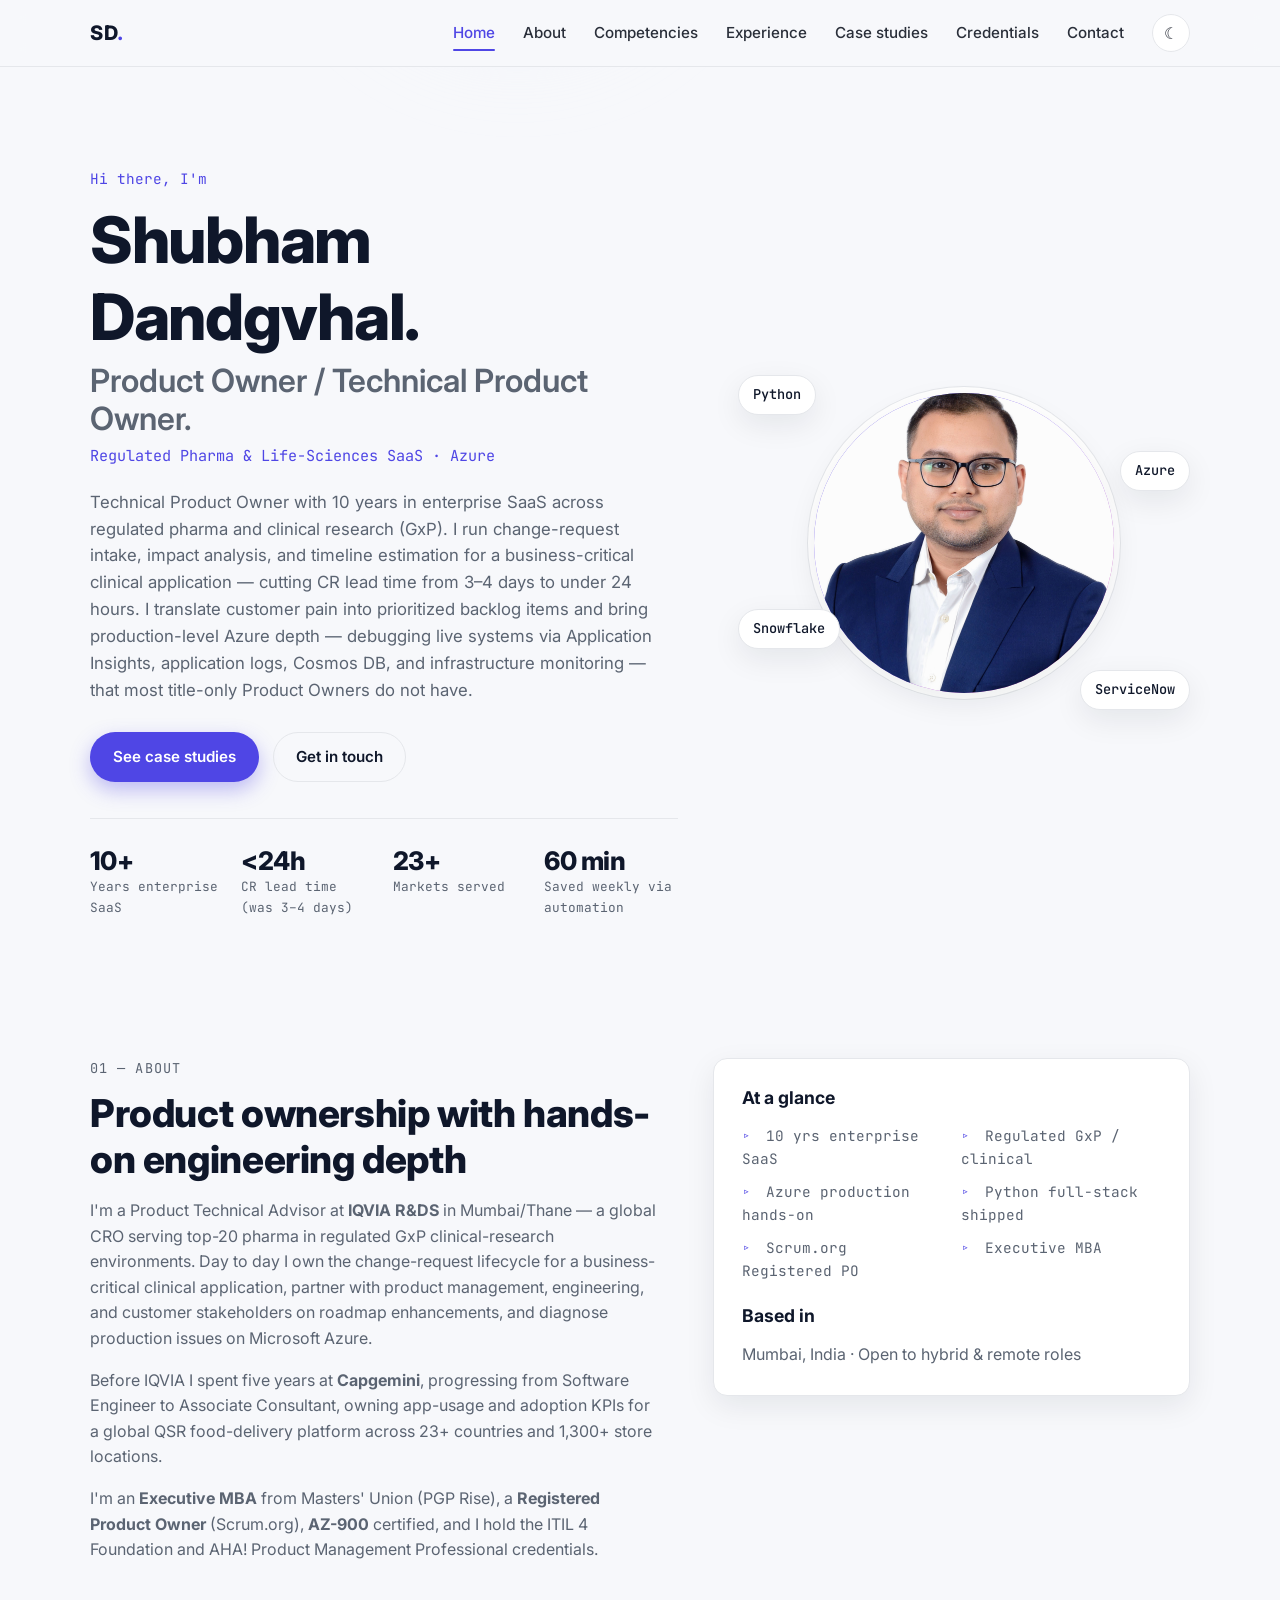
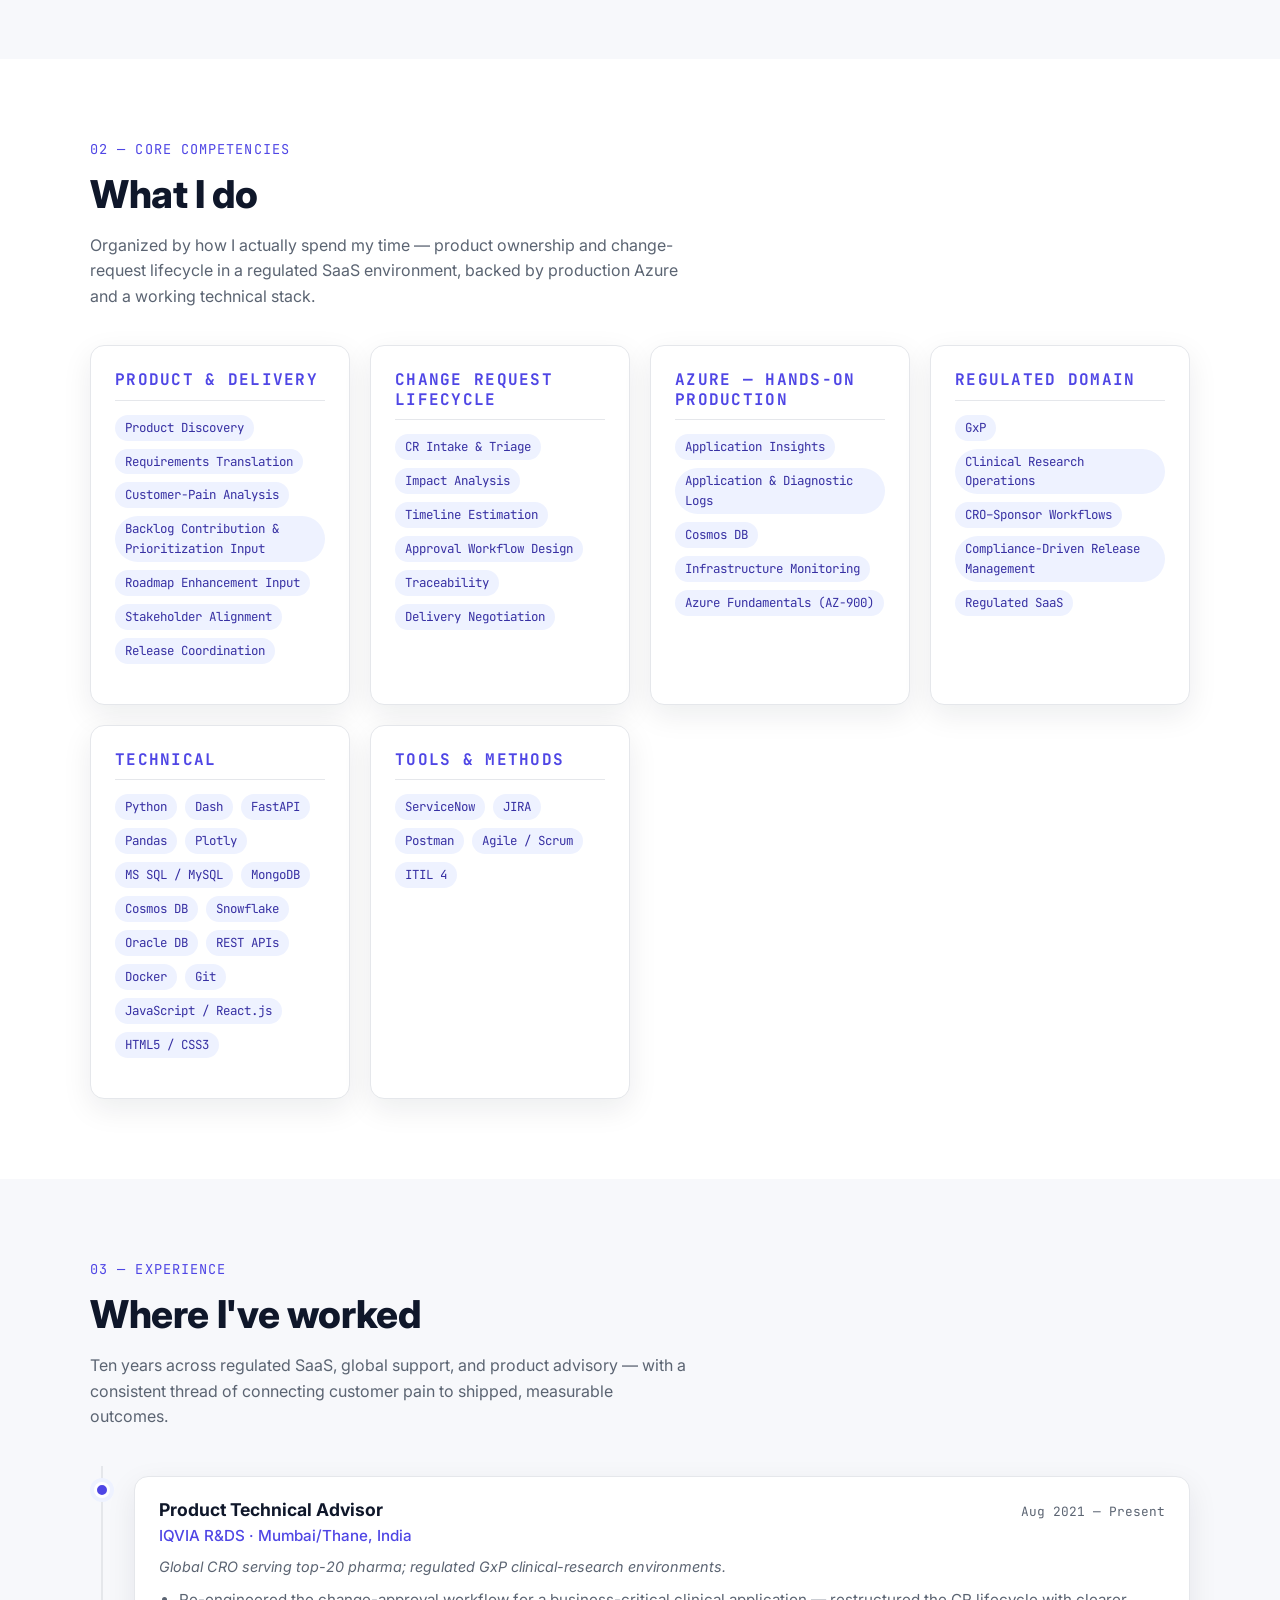
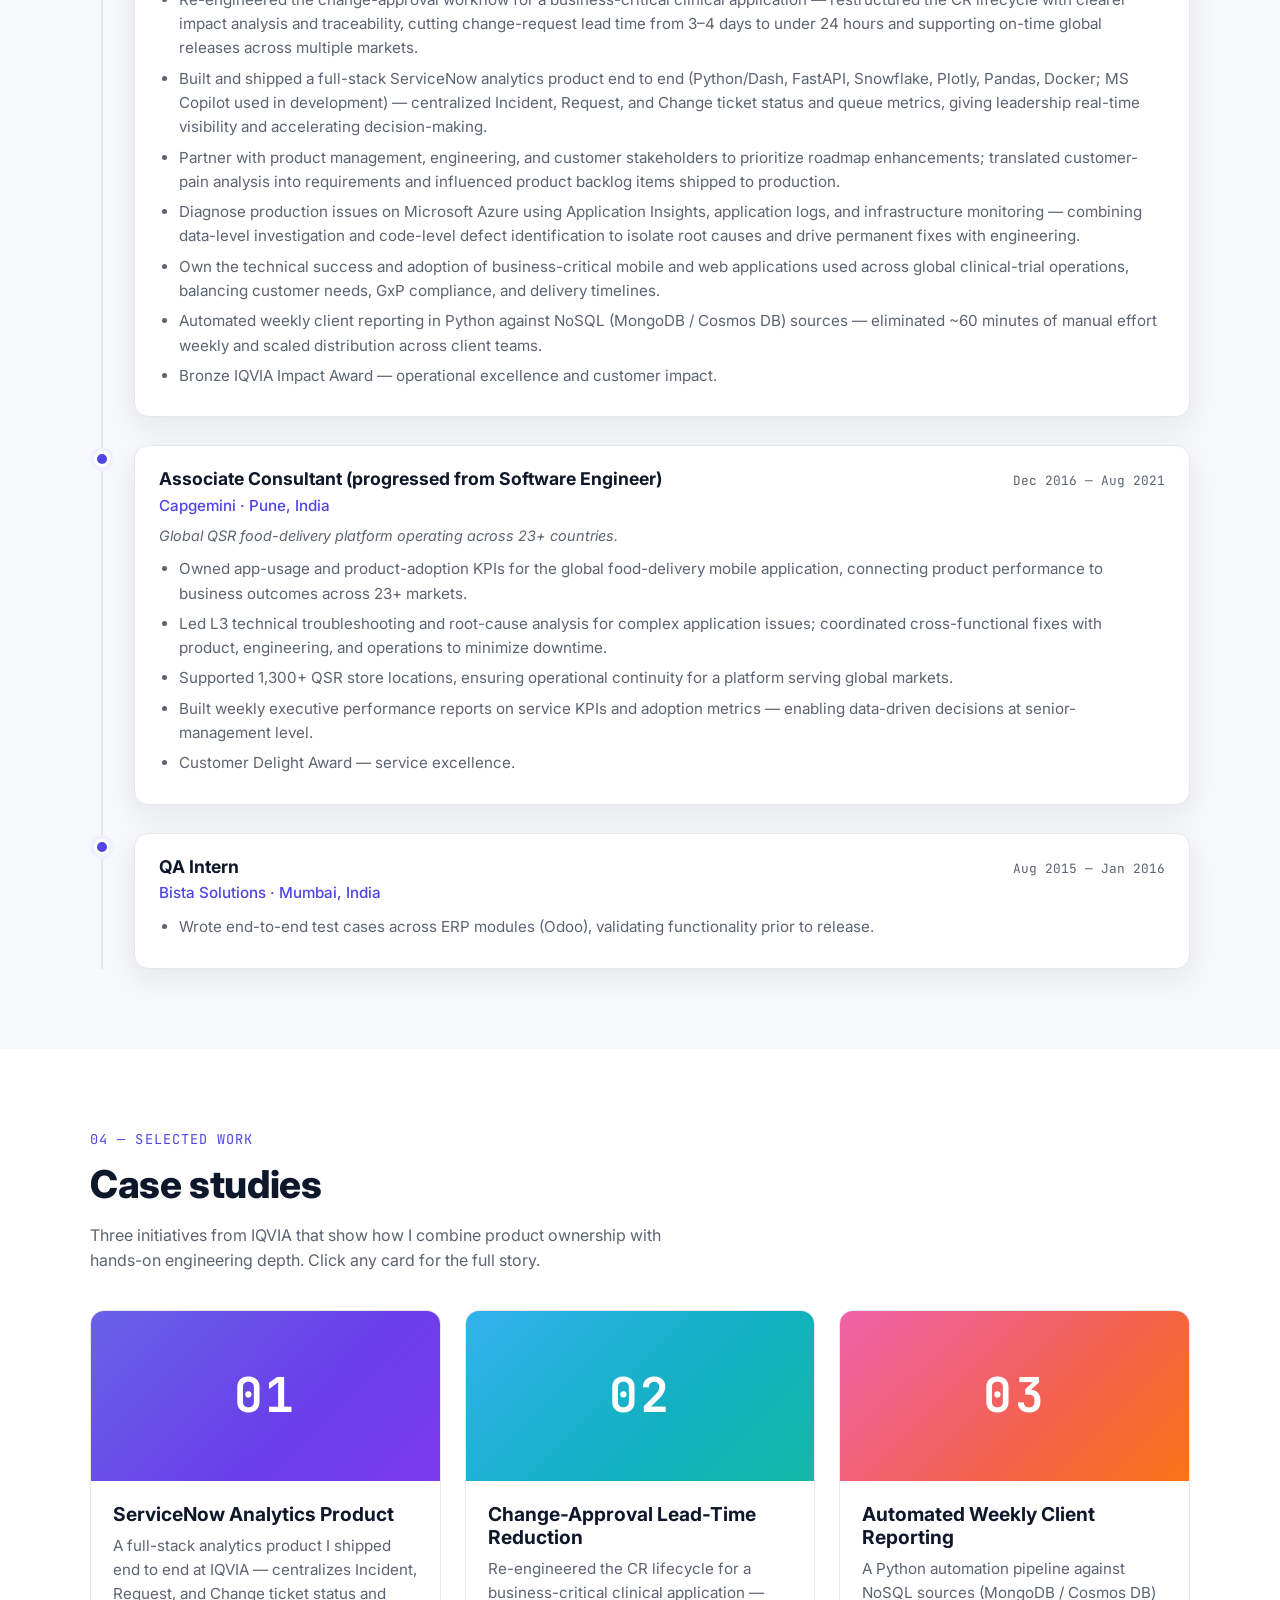
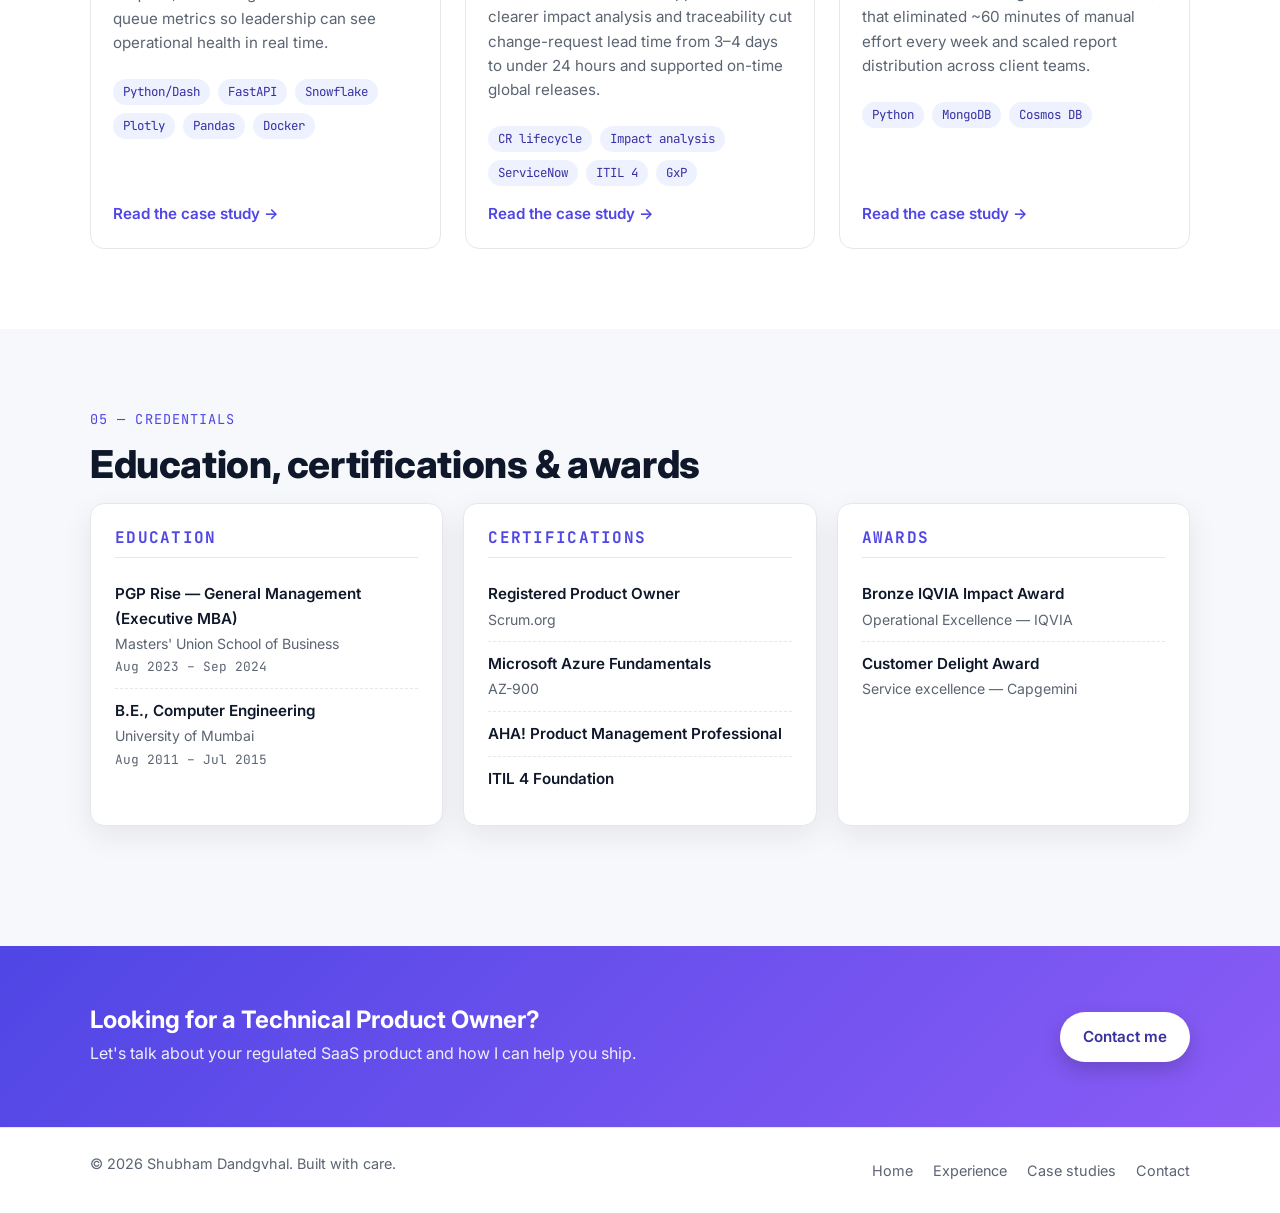
<file: index.html>
<!DOCTYPE html>
<html lang="en">
<head>
  <meta charset="UTF-8" />
  <meta name="viewport" content="width=device-width, initial-scale=1.0" />
  <title>Shubham Dandgvhal — Product Owner / Technical Product Owner</title>
  <meta name="description" content="Shubham Dandgvhal — Technical Product Owner with 10 years in regulated pharma and life-sciences SaaS. Azure production depth, change-request lifecycle ownership, full-stack analytics delivery." />
  <link rel="stylesheet" href="css/styles.css" />
  <link rel="preconnect" href="https://fonts.googleapis.com" />
  <link rel="preconnect" href="https://fonts.gstatic.com" crossorigin />
  <link href="https://fonts.googleapis.com/css2?family=Inter:wght@400;500;600;700;800&family=JetBrains+Mono:wght@400;500&display=swap" rel="stylesheet" />
</head>
<body>
  <header class="site-header">
    <div class="container nav">
      <a href="index.html" class="logo">SD<span class="dot">.</span></a>
      <button class="nav-toggle" aria-label="Toggle navigation" aria-expanded="false">
        <span></span><span></span><span></span>
      </button>
      <nav class="nav-links" aria-label="Primary">
        <a href="index.html" class="active">Home</a>
        <a href="index.html#about">About</a>
        <a href="index.html#competencies">Competencies</a>
        <a href="index.html#experience">Experience</a>
        <a href="index.html#projects">Case studies</a>
        <a href="index.html#credentials">Credentials</a>
        <a href="contact.html">Contact</a>
      </nav>
    </div>
  </header>

  <main>
    <section class="hero">
      <div class="container hero-grid">
        <div class="hero-text">
          <p class="eyebrow">Hi there, I'm</p>
          <h1>Shubham Dandgvhal.</h1>
          <h2 class="tagline">Product Owner / Technical Product Owner.</h2>
          <p class="role-line">Regulated Pharma &amp; Life-Sciences SaaS · Azure</p>
          <p class="lead">
            Technical Product Owner with 10 years in enterprise SaaS across
            regulated pharma and clinical research (GxP). I run change-request
            intake, impact analysis, and timeline estimation for a
            business-critical clinical application — cutting CR lead time from
            3–4 days to under 24 hours. I translate customer pain into
            prioritized backlog items and bring production-level Azure depth —
            debugging live systems via Application Insights, application logs,
            Cosmos DB, and infrastructure monitoring — that most title-only
            Product Owners do not have.
          </p>
          <div class="hero-cta">
            <a href="#projects" class="btn btn-primary">See case studies</a>
            <a href="contact.html" class="btn btn-ghost">Get in touch</a>
          </div>
          <ul class="hero-stats" aria-label="Quick stats">
            <li><strong>10+</strong><span>Years enterprise SaaS</span></li>
            <li><strong>&lt;24h</strong><span>CR lead time (was 3–4 days)</span></li>
            <li><strong>23+</strong><span>Markets served</span></li>
            <li><strong>60 min</strong><span>Saved weekly via automation</span></li>
          </ul>
        </div>
        <div class="hero-visual">
          <div class="avatar avatar-photo">
            <img src="images/profile.jpg" alt="Portrait of Shubham Dandgvhal"
                 onerror="this.style.display='none'; this.parentNode.classList.add('avatar-fallback'); this.parentNode.querySelector('.avatar-initials').style.display='flex';" />
            <span class="avatar-initials" aria-hidden="true">SD</span>
          </div>
          <div class="floating-tag tag-1" aria-hidden="true">Python</div>
          <div class="floating-tag tag-2" aria-hidden="true">Azure</div>
          <div class="floating-tag tag-3" aria-hidden="true">Snowflake</div>
          <div class="floating-tag tag-4" aria-hidden="true">ServiceNow</div>
        </div>
      </div>
    </section>

    <section id="about" class="section">
      <div class="container about-grid">
        <div>
          <p class="section-eyebrow">01 — About</p>
          <h2 class="section-title">Product ownership with hands-on engineering depth</h2>
          <p>
            I'm a Product Technical Advisor at <strong>IQVIA R&amp;DS</strong>
            in Mumbai/Thane — a global CRO serving top-20 pharma in regulated
            GxP clinical-research environments. Day to day I own the
            change-request lifecycle for a business-critical clinical
            application, partner with product management, engineering, and
            customer stakeholders on roadmap enhancements, and diagnose
            production issues on Microsoft Azure.
          </p>
          <p>
            Before IQVIA I spent five years at <strong>Capgemini</strong>,
            progressing from Software Engineer to Associate Consultant, owning
            app-usage and adoption KPIs for a global QSR food-delivery
            platform across 23+ countries and 1,300+ store locations.
          </p>
          <p>
            I'm an <strong>Executive MBA</strong> from Masters' Union (PGP
            Rise), a <strong>Registered Product Owner</strong> (Scrum.org),
            <strong>AZ-900</strong> certified, and I hold the ITIL 4
            Foundation and AHA! Product Management Professional credentials.
          </p>
        </div>
        <div class="skills">
          <h3>At a glance</h3>
          <ul class="skill-list">
            <li>10 yrs enterprise SaaS</li>
            <li>Regulated GxP / clinical</li>
            <li>Azure production hands-on</li>
            <li>Python full-stack shipped</li>
            <li>Scrum.org Registered PO</li>
            <li>Executive MBA</li>
          </ul>
          <h3 style="margin-top:22px;">Based in</h3>
          <p style="margin:0; color:var(--muted);">Mumbai, India · Open to hybrid &amp; remote roles</p>
        </div>
      </div>
    </section>

    <section id="competencies" class="section section-alt">
      <div class="container">
        <p class="section-eyebrow">02 — Core competencies</p>
        <h2 class="section-title">What I do</h2>
        <p class="section-sub">
          Organized by how I actually spend my time — product ownership and
          change-request lifecycle in a regulated SaaS environment, backed by
          production Azure and a working technical stack.
        </p>

        <div class="cred-grid">
          <div class="cred-card">
            <h3>Product &amp; Delivery</h3>
            <ul class="tech-list">
              <li>Product Discovery</li>
              <li>Requirements Translation</li>
              <li>Customer-Pain Analysis</li>
              <li>Backlog Contribution &amp; Prioritization Input</li>
              <li>Roadmap Enhancement Input</li>
              <li>Stakeholder Alignment</li>
              <li>Release Coordination</li>
            </ul>
          </div>

          <div class="cred-card">
            <h3>Change Request Lifecycle</h3>
            <ul class="tech-list">
              <li>CR Intake &amp; Triage</li>
              <li>Impact Analysis</li>
              <li>Timeline Estimation</li>
              <li>Approval Workflow Design</li>
              <li>Traceability</li>
              <li>Delivery Negotiation</li>
            </ul>
          </div>

          <div class="cred-card">
            <h3>Azure — hands-on production</h3>
            <ul class="tech-list">
              <li>Application Insights</li>
              <li>Application &amp; Diagnostic Logs</li>
              <li>Cosmos DB</li>
              <li>Infrastructure Monitoring</li>
              <li>Azure Fundamentals (AZ-900)</li>
            </ul>
          </div>

          <div class="cred-card">
            <h3>Regulated Domain</h3>
            <ul class="tech-list">
              <li>GxP</li>
              <li>Clinical Research Operations</li>
              <li>CRO–Sponsor Workflows</li>
              <li>Compliance-Driven Release Management</li>
              <li>Regulated SaaS</li>
            </ul>
          </div>

          <div class="cred-card">
            <h3>Technical</h3>
            <ul class="tech-list">
              <li>Python</li>
              <li>Dash</li>
              <li>FastAPI</li>
              <li>Pandas</li>
              <li>Plotly</li>
              <li>MS SQL / MySQL</li>
              <li>MongoDB</li>
              <li>Cosmos DB</li>
              <li>Snowflake</li>
              <li>Oracle DB</li>
              <li>REST APIs</li>
              <li>Docker</li>
              <li>Git</li>
              <li>JavaScript / React.js</li>
              <li>HTML5 / CSS3</li>
            </ul>
          </div>

          <div class="cred-card">
            <h3>Tools &amp; Methods</h3>
            <ul class="tech-list">
              <li>ServiceNow</li>
              <li>JIRA</li>
              <li>Postman</li>
              <li>Agile / Scrum</li>
              <li>ITIL 4</li>
            </ul>
          </div>
        </div>
      </div>
    </section>

    <section id="experience" class="section">
      <div class="container">
        <p class="section-eyebrow">03 — Experience</p>
        <h2 class="section-title">Where I've worked</h2>
        <p class="section-sub">
          Ten years across regulated SaaS, global support, and product
          advisory — with a consistent thread of connecting customer pain to
          shipped, measurable outcomes.
        </p>

        <ol class="timeline">
          <li class="timeline-item">
            <div class="timeline-dot" aria-hidden="true"></div>
            <div class="timeline-content">
              <div class="timeline-head">
                <h3>Product Technical Advisor</h3>
                <span class="timeline-date">Aug 2021 — Present</span>
              </div>
              <p class="timeline-org">IQVIA R&amp;DS · Mumbai/Thane, India</p>
              <p class="timeline-context">Global CRO serving top-20 pharma; regulated GxP clinical-research environments.</p>
              <ul>
                <li>Re-engineered the change-approval workflow for a business-critical clinical application — restructured the CR lifecycle with clearer impact analysis and traceability, cutting change-request lead time from 3–4 days to under 24 hours and supporting on-time global releases across multiple markets.</li>
                <li>Built and shipped a full-stack ServiceNow analytics product end to end (Python/Dash, FastAPI, Snowflake, Plotly, Pandas, Docker; MS Copilot used in development) — centralized Incident, Request, and Change ticket status and queue metrics, giving leadership real-time visibility and accelerating decision-making.</li>
                <li>Partner with product management, engineering, and customer stakeholders to prioritize roadmap enhancements; translated customer-pain analysis into requirements and influenced product backlog items shipped to production.</li>
                <li>Diagnose production issues on Microsoft Azure using Application Insights, application logs, and infrastructure monitoring — combining data-level investigation and code-level defect identification to isolate root causes and drive permanent fixes with engineering.</li>
                <li>Own the technical success and adoption of business-critical mobile and web applications used across global clinical-trial operations, balancing customer needs, GxP compliance, and delivery timelines.</li>
                <li>Automated weekly client reporting in Python against NoSQL (MongoDB / Cosmos DB) sources — eliminated ~60 minutes of manual effort weekly and scaled distribution across client teams.</li>
                <li>Bronze IQVIA Impact Award — operational excellence and customer impact.</li>
              </ul>
            </div>
          </li>

          <li class="timeline-item">
            <div class="timeline-dot" aria-hidden="true"></div>
            <div class="timeline-content">
              <div class="timeline-head">
                <h3>Associate Consultant (progressed from Software Engineer)</h3>
                <span class="timeline-date">Dec 2016 — Aug 2021</span>
              </div>
              <p class="timeline-org">Capgemini · Pune, India</p>
              <p class="timeline-context">Global QSR food-delivery platform operating across 23+ countries.</p>
              <ul>
                <li>Owned app-usage and product-adoption KPIs for the global food-delivery mobile application, connecting product performance to business outcomes across 23+ markets.</li>
                <li>Led L3 technical troubleshooting and root-cause analysis for complex application issues; coordinated cross-functional fixes with product, engineering, and operations to minimize downtime.</li>
                <li>Supported 1,300+ QSR store locations, ensuring operational continuity for a platform serving global markets.</li>
                <li>Built weekly executive performance reports on service KPIs and adoption metrics — enabling data-driven decisions at senior-management level.</li>
                <li>Customer Delight Award — service excellence.</li>
              </ul>
            </div>
          </li>

          <li class="timeline-item">
            <div class="timeline-dot" aria-hidden="true"></div>
            <div class="timeline-content">
              <div class="timeline-head">
                <h3>QA Intern</h3>
                <span class="timeline-date">Aug 2015 — Jan 2016</span>
              </div>
              <p class="timeline-org">Bista Solutions · Mumbai, India</p>
              <ul>
                <li>Wrote end-to-end test cases across ERP modules (Odoo), validating functionality prior to release.</li>
              </ul>
            </div>
          </li>
        </ol>
      </div>
    </section>

    <section id="projects" class="section section-alt">
      <div class="container">
        <p class="section-eyebrow">04 — Selected work</p>
        <h2 class="section-title">Case studies</h2>
        <p class="section-sub">
          Three initiatives from IQVIA that show how I combine product
          ownership with hands-on engineering depth. Click any card for the
          full story.
        </p>

        <div class="project-grid">
          <article class="project-card">
            <div class="project-thumb thumb-1" aria-hidden="true">
              <span>01</span>
            </div>
            <div class="project-body">
              <h3>ServiceNow Analytics Product</h3>
              <p>
                A full-stack analytics product I shipped end to end at IQVIA
                — centralizes Incident, Request, and Change ticket status
                and queue metrics so leadership can see operational health in
                real time.
              </p>
              <ul class="tech-list">
                <li>Python/Dash</li><li>FastAPI</li><li>Snowflake</li>
                <li>Plotly</li><li>Pandas</li><li>Docker</li>
              </ul>
              <a href="projects/operations-dashboard.html" class="card-link">
                Read the case study <span aria-hidden="true">→</span>
              </a>
            </div>
          </article>

          <article class="project-card">
            <div class="project-thumb thumb-3" aria-hidden="true">
              <span>02</span>
            </div>
            <div class="project-body">
              <h3>Change-Approval Lead-Time Reduction</h3>
              <p>
                Re-engineered the CR lifecycle for a business-critical
                clinical application — clearer impact analysis and
                traceability cut change-request lead time from 3–4 days to
                under 24 hours and supported on-time global releases.
              </p>
              <ul class="tech-list">
                <li>CR lifecycle</li><li>Impact analysis</li>
                <li>ServiceNow</li><li>ITIL 4</li><li>GxP</li>
              </ul>
              <a href="projects/change-approval.html" class="card-link">
                Read the case study <span aria-hidden="true">→</span>
              </a>
            </div>
          </article>

          <article class="project-card">
            <div class="project-thumb thumb-2" aria-hidden="true">
              <span>03</span>
            </div>
            <div class="project-body">
              <h3>Automated Weekly Client Reporting</h3>
              <p>
                A Python automation pipeline against NoSQL sources
                (MongoDB / Cosmos DB) that eliminated ~60 minutes of manual
                effort every week and scaled report distribution across
                client teams.
              </p>
              <ul class="tech-list">
                <li>Python</li><li>MongoDB</li><li>Cosmos DB</li>
              </ul>
              <a href="projects/reporting-automation.html" class="card-link">
                Read the case study <span aria-hidden="true">→</span>
              </a>
            </div>
          </article>
        </div>
      </div>
    </section>

    <section id="credentials" class="section">
      <div class="container">
        <p class="section-eyebrow">05 — Credentials</p>
        <h2 class="section-title">Education, certifications &amp; awards</h2>

        <div class="cred-grid">
          <div class="cred-card">
            <h3>Education</h3>
            <ul class="cred-list">
              <li>
                <strong>PGP Rise — General Management (Executive MBA)</strong>
                <span>Masters' Union School of Business</span>
                <em>Aug 2023 – Sep 2024</em>
              </li>
              <li>
                <strong>B.E., Computer Engineering</strong>
                <span>University of Mumbai</span>
                <em>Aug 2011 – Jul 2015</em>
              </li>
            </ul>
          </div>

          <div class="cred-card">
            <h3>Certifications</h3>
            <ul class="cred-list">
              <li><strong>Registered Product Owner</strong><span>Scrum.org</span></li>
              <li><strong>Microsoft Azure Fundamentals</strong><span>AZ-900</span></li>
              <li><strong>AHA! Product Management Professional</strong></li>
              <li><strong>ITIL 4 Foundation</strong></li>
            </ul>
          </div>

          <div class="cred-card">
            <h3>Awards</h3>
            <ul class="cred-list">
              <li>
                <strong>Bronze IQVIA Impact Award</strong>
                <span>Operational Excellence — IQVIA</span>
              </li>
              <li>
                <strong>Customer Delight Award</strong>
                <span>Service excellence — Capgemini</span>
              </li>
            </ul>
          </div>
        </div>
      </div>
    </section>

    <section class="cta-band">
      <div class="container cta-inner">
        <div>
          <h2>Looking for a Technical Product Owner?</h2>
          <p>Let's talk about your regulated SaaS product and how I can help you ship.</p>
        </div>
        <a href="contact.html" class="btn btn-primary">Contact me</a>
      </div>
    </section>
  </main>

  <footer class="site-footer">
    <div class="container footer-inner">
      <p>&copy; <span id="year"></span> Shubham Dandgvhal. Built with care.</p>
      <ul class="footer-links">
        <li><a href="index.html">Home</a></li>
        <li><a href="index.html#experience">Experience</a></li>
        <li><a href="index.html#projects">Case studies</a></li>
        <li><a href="contact.html">Contact</a></li>
      </ul>
    </div>
  </footer>

  <script src="js/script.js"></script>
</body>
</html>
</file>
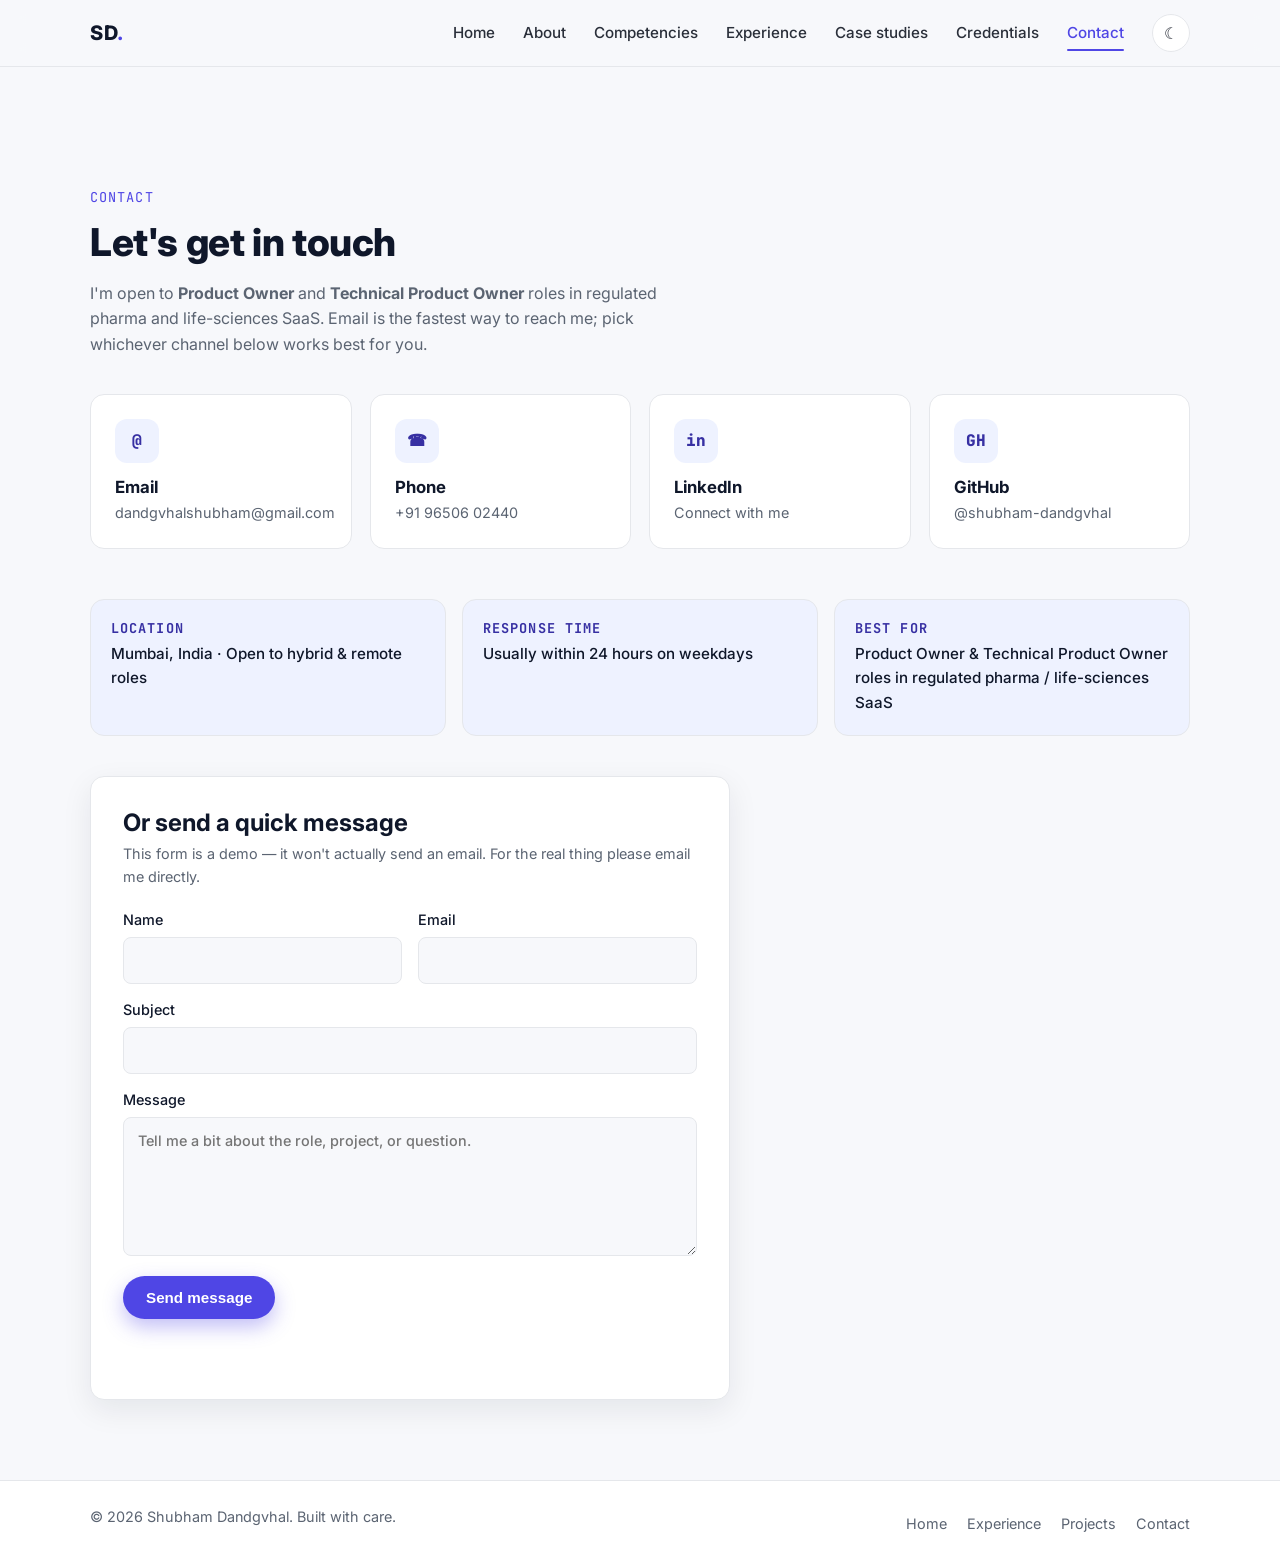
<file: contact.html>
<!DOCTYPE html>
<html lang="en">
<head>
  <meta charset="UTF-8" />
  <meta name="viewport" content="width=device-width, initial-scale=1.0" />
  <title>Contact — Shubham Dandgvhal</title>
  <meta name="description" content="Get in touch with Shubham Dandgvhal — Solutions Consultant & Product Support Tech Advisor." />
  <link rel="stylesheet" href="css/styles.css" />
  <link rel="preconnect" href="https://fonts.googleapis.com" />
  <link rel="preconnect" href="https://fonts.gstatic.com" crossorigin />
  <link href="https://fonts.googleapis.com/css2?family=Inter:wght@400;500;600;700;800&family=JetBrains+Mono:wght@400;500&display=swap" rel="stylesheet" />
</head>
<body>
  <header class="site-header">
    <div class="container nav">
      <a href="index.html" class="logo">SD<span class="dot">.</span></a>
      <button class="nav-toggle" aria-label="Toggle navigation" aria-expanded="false">
        <span></span><span></span><span></span>
      </button>
      <nav class="nav-links" aria-label="Primary">
        <a href="index.html">Home</a>
        <a href="index.html#about">About</a>
        <a href="index.html#competencies">Competencies</a>
        <a href="index.html#experience">Experience</a>
        <a href="index.html#projects">Case studies</a>
        <a href="index.html#credentials">Credentials</a>
        <a href="contact.html" class="active">Contact</a>
      </nav>
    </div>
  </header>

  <main>
    <section class="section page-top">
      <div class="container">
        <p class="section-eyebrow">Contact</p>
        <h1 class="section-title">Let's get in touch</h1>
        <p class="section-sub">
          I'm open to <strong>Product Owner</strong> and
          <strong>Technical Product Owner</strong> roles in regulated pharma
          and life-sciences SaaS. Email is the fastest way to reach me;
          pick whichever channel below works best for you.
        </p>

        <div class="contact-grid">
          <a class="contact-card" href="mailto:dandgvhalshubham@gmail.com">
            <div class="contact-icon" aria-hidden="true">@</div>
            <h3>Email</h3>
            <p>dandgvhalshubham@gmail.com</p>
          </a>

          <a class="contact-card" href="tel:+919650602440">
            <div class="contact-icon" aria-hidden="true">☎</div>
            <h3>Phone</h3>
            <p>+91 96506 02440</p>
          </a>

          <a class="contact-card" href="https://www.linkedin.com/in/shubham-dandgvhal/" target="_blank" rel="noopener noreferrer">
            <div class="contact-icon" aria-hidden="true">in</div>
            <h3>LinkedIn</h3>
            <p>Connect with me</p>
          </a>

          <a class="contact-card" href="https://github.com/shubham-dandgvhal" target="_blank" rel="noopener noreferrer">
            <div class="contact-icon" aria-hidden="true">GH</div>
            <h3>GitHub</h3>
            <p>@shubham-dandgvhal</p>
          </a>
        </div>

        <div class="contact-extras">
          <div class="extras-card">
            <h3>Location</h3>
            <p>Mumbai, India · Open to hybrid &amp; remote roles</p>
          </div>
          <div class="extras-card">
            <h3>Response time</h3>
            <p>Usually within 24 hours on weekdays</p>
          </div>
          <div class="extras-card">
            <h3>Best for</h3>
            <p>Product Owner &amp; Technical Product Owner roles in regulated pharma / life-sciences SaaS</p>
          </div>
        </div>

        <div class="contact-form-wrap">
          <h2>Or send a quick message</h2>
          <p class="muted">This form is a demo — it won't actually send an email. For the real thing please email me directly.</p>
          <form class="contact-form" onsubmit="handleContactSubmit(event)">
            <div class="form-row">
              <label for="name">Name
                <input type="text" id="name" name="name" required autocomplete="name" />
              </label>
              <label for="email">Email
                <input type="email" id="email" name="email" required autocomplete="email" />
              </label>
            </div>
            <label for="subject">Subject
              <input type="text" id="subject" name="subject" required />
            </label>
            <label for="message">Message
              <textarea id="message" name="message" rows="5" required placeholder="Tell me a bit about the role, project, or question."></textarea>
            </label>
            <button type="submit" class="btn btn-primary">Send message</button>
            <p class="form-status" id="formStatus" role="status"></p>
          </form>
        </div>
      </div>
    </section>
  </main>

  <footer class="site-footer">
    <div class="container footer-inner">
      <p>&copy; <span id="year"></span> Shubham Dandgvhal. Built with care.</p>
      <ul class="footer-links">
        <li><a href="index.html">Home</a></li>
        <li><a href="index.html#experience">Experience</a></li>
        <li><a href="index.html#projects">Projects</a></li>
        <li><a href="contact.html">Contact</a></li>
      </ul>
    </div>
  </footer>

  <script src="js/script.js"></script>
</body>
</html>
</file>
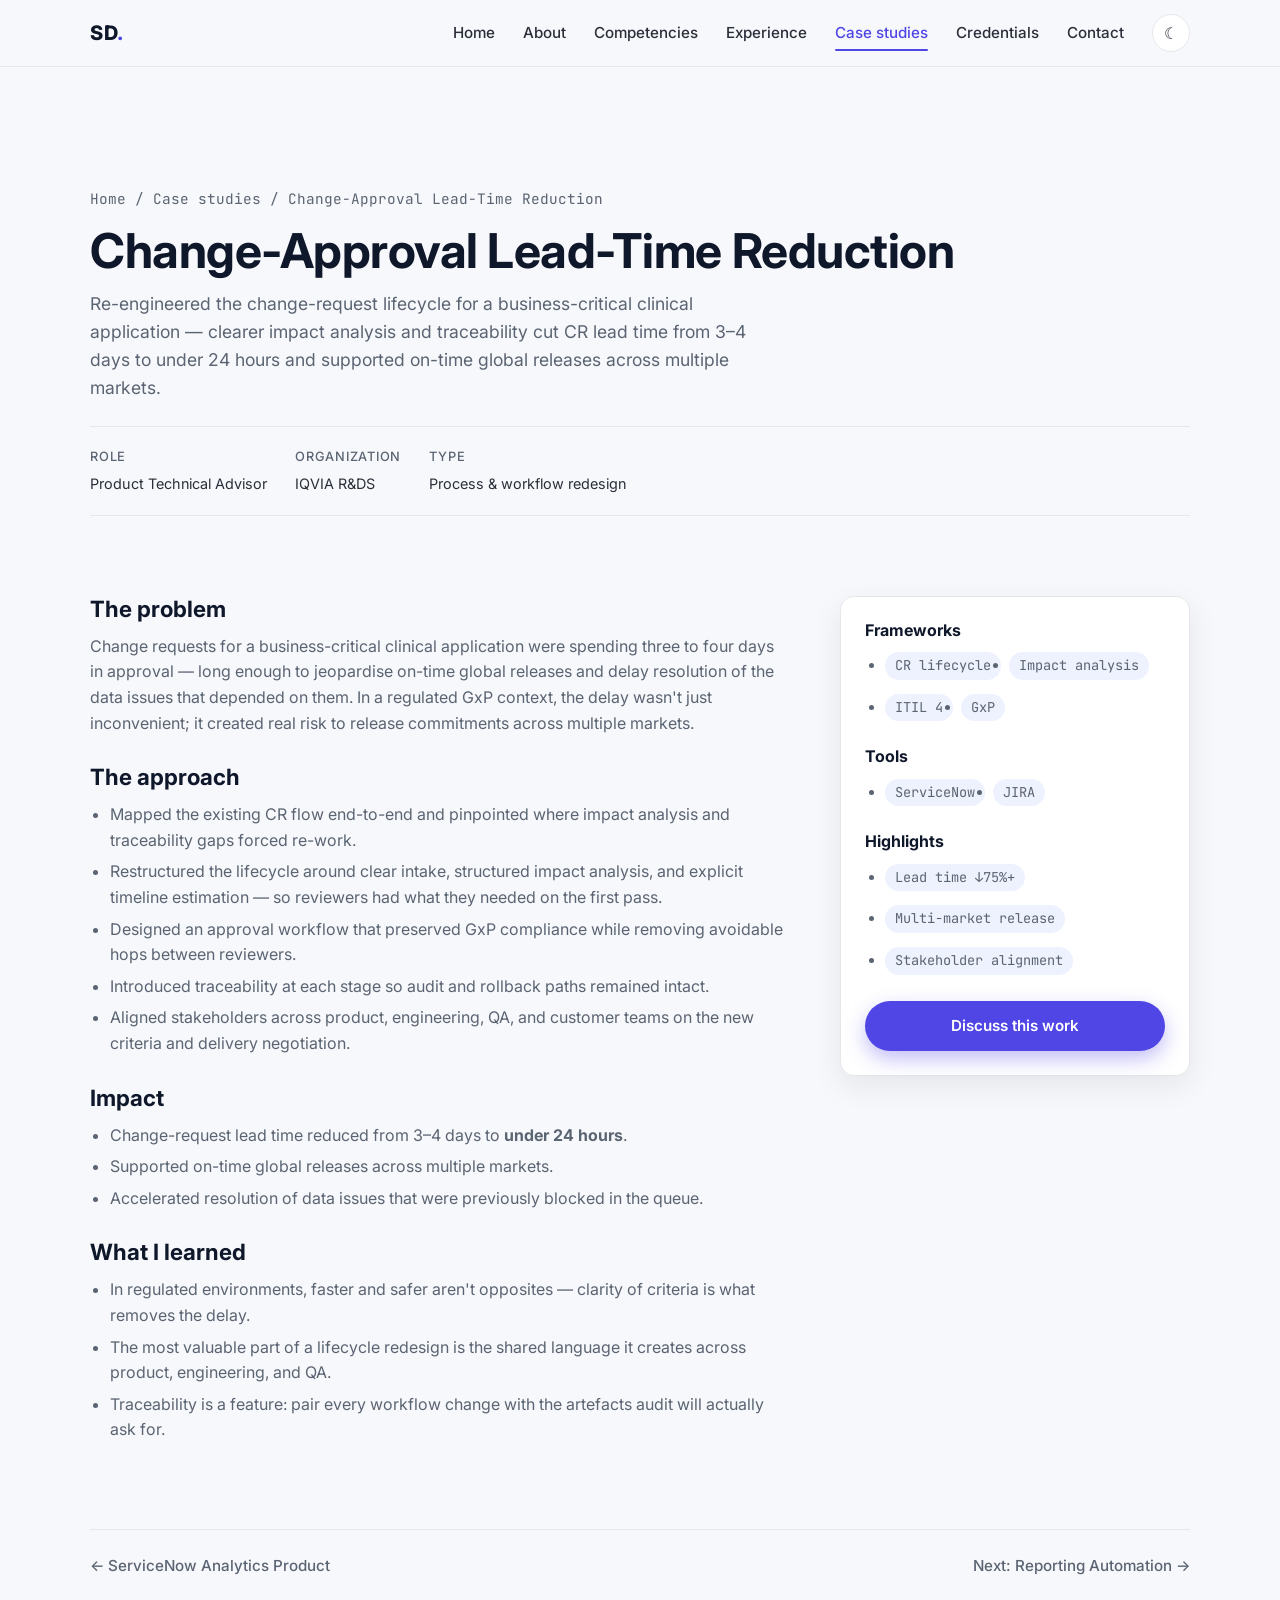
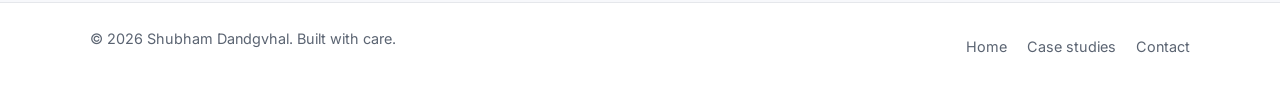
<file: projects/change-approval.html>
<!DOCTYPE html>
<html lang="en">
<head>
  <meta charset="UTF-8" />
  <meta name="viewport" content="width=device-width, initial-scale=1.0" />
  <title>Change-Approval Lead-Time Reduction — Shubham Dandgvhal</title>
  <link rel="stylesheet" href="../css/styles.css" />
  <link rel="preconnect" href="https://fonts.googleapis.com" />
  <link rel="preconnect" href="https://fonts.gstatic.com" crossorigin />
  <link href="https://fonts.googleapis.com/css2?family=Inter:wght@400;500;600;700;800&family=JetBrains+Mono:wght@400;500&display=swap" rel="stylesheet" />
</head>
<body>
  <header class="site-header">
    <div class="container nav">
      <a href="../index.html" class="logo">SD<span class="dot">.</span></a>
      <button class="nav-toggle" aria-label="Toggle navigation" aria-expanded="false">
        <span></span><span></span><span></span>
      </button>
      <nav class="nav-links" aria-label="Primary">
        <a href="../index.html">Home</a>
        <a href="../index.html#about">About</a>
        <a href="../index.html#competencies">Competencies</a>
        <a href="../index.html#experience">Experience</a>
        <a href="../index.html#projects" class="active">Case studies</a>
        <a href="../index.html#credentials">Credentials</a>
        <a href="../contact.html">Contact</a>
      </nav>
    </div>
  </header>

  <main>
    <section class="project-hero container">
      <p class="breadcrumb">
        <a href="../index.html">Home</a> /
        <a href="../index.html#projects">Case studies</a> /
        Change-Approval Lead-Time Reduction
      </p>
      <h1>Change-Approval Lead-Time Reduction</h1>
      <p class="summary">
        Re-engineered the change-request lifecycle for a business-critical
        clinical application — clearer impact analysis and traceability cut
        CR lead time from 3–4 days to under 24 hours and supported on-time
        global releases across multiple markets.
      </p>
      <div class="project-meta">
        <div><strong>Role</strong>Product Technical Advisor</div>
        <div><strong>Organization</strong>IQVIA R&amp;DS</div>
        <div><strong>Type</strong>Process &amp; workflow redesign</div>
      </div>
    </section>

    <section class="container">
      <div class="project-content">
        <div>
          <h2>The problem</h2>
          <p>
            Change requests for a business-critical clinical application were
            spending three to four days in approval — long enough to
            jeopardise on-time global releases and delay resolution of the
            data issues that depended on them. In a regulated GxP context,
            the delay wasn't just inconvenient; it created real risk to
            release commitments across multiple markets.
          </p>

          <h2>The approach</h2>
          <ul>
            <li>Mapped the existing CR flow end-to-end and pinpointed where impact analysis and traceability gaps forced re-work.</li>
            <li>Restructured the lifecycle around clear intake, structured impact analysis, and explicit timeline estimation — so reviewers had what they needed on the first pass.</li>
            <li>Designed an approval workflow that preserved GxP compliance while removing avoidable hops between reviewers.</li>
            <li>Introduced traceability at each stage so audit and rollback paths remained intact.</li>
            <li>Aligned stakeholders across product, engineering, QA, and customer teams on the new criteria and delivery negotiation.</li>
          </ul>

          <h2>Impact</h2>
          <ul>
            <li>Change-request lead time reduced from 3–4 days to <strong>under 24 hours</strong>.</li>
            <li>Supported on-time global releases across multiple markets.</li>
            <li>Accelerated resolution of data issues that were previously blocked in the queue.</li>
          </ul>

          <h2>What I learned</h2>
          <ul>
            <li>In regulated environments, faster and safer aren't opposites — clarity of criteria is what removes the delay.</li>
            <li>The most valuable part of a lifecycle redesign is the shared language it creates across product, engineering, and QA.</li>
            <li>Traceability is a feature: pair every workflow change with the artefacts audit will actually ask for.</li>
          </ul>
        </div>

        <aside class="project-sidebar">
          <h3>Frameworks</h3>
          <ul class="tech-list">
            <li>CR lifecycle</li><li>Impact analysis</li><li>ITIL 4</li><li>GxP</li>
          </ul>
          <h3>Tools</h3>
          <ul class="tech-list">
            <li>ServiceNow</li><li>JIRA</li>
          </ul>
          <h3>Highlights</h3>
          <ul class="tech-list">
            <li>Lead time ↓75%+</li><li>Multi-market release</li><li>Stakeholder alignment</li>
          </ul>
          <a href="../contact.html" class="btn btn-primary" style="width:100%;text-align:center;">Discuss this work</a>
        </aside>
      </div>

      <div class="project-nav">
        <a href="operations-dashboard.html">← ServiceNow Analytics Product</a>
        <a href="reporting-automation.html">Next: Reporting Automation →</a>
      </div>
    </section>
  </main>

  <footer class="site-footer">
    <div class="container footer-inner">
      <p>&copy; <span id="year"></span> Shubham Dandgvhal. Built with care.</p>
      <ul class="footer-links">
        <li><a href="../index.html">Home</a></li>
        <li><a href="../index.html#projects">Case studies</a></li>
        <li><a href="../contact.html">Contact</a></li>
      </ul>
    </div>
  </footer>

  <script src="../js/script.js"></script>
</body>
</html>
</file>
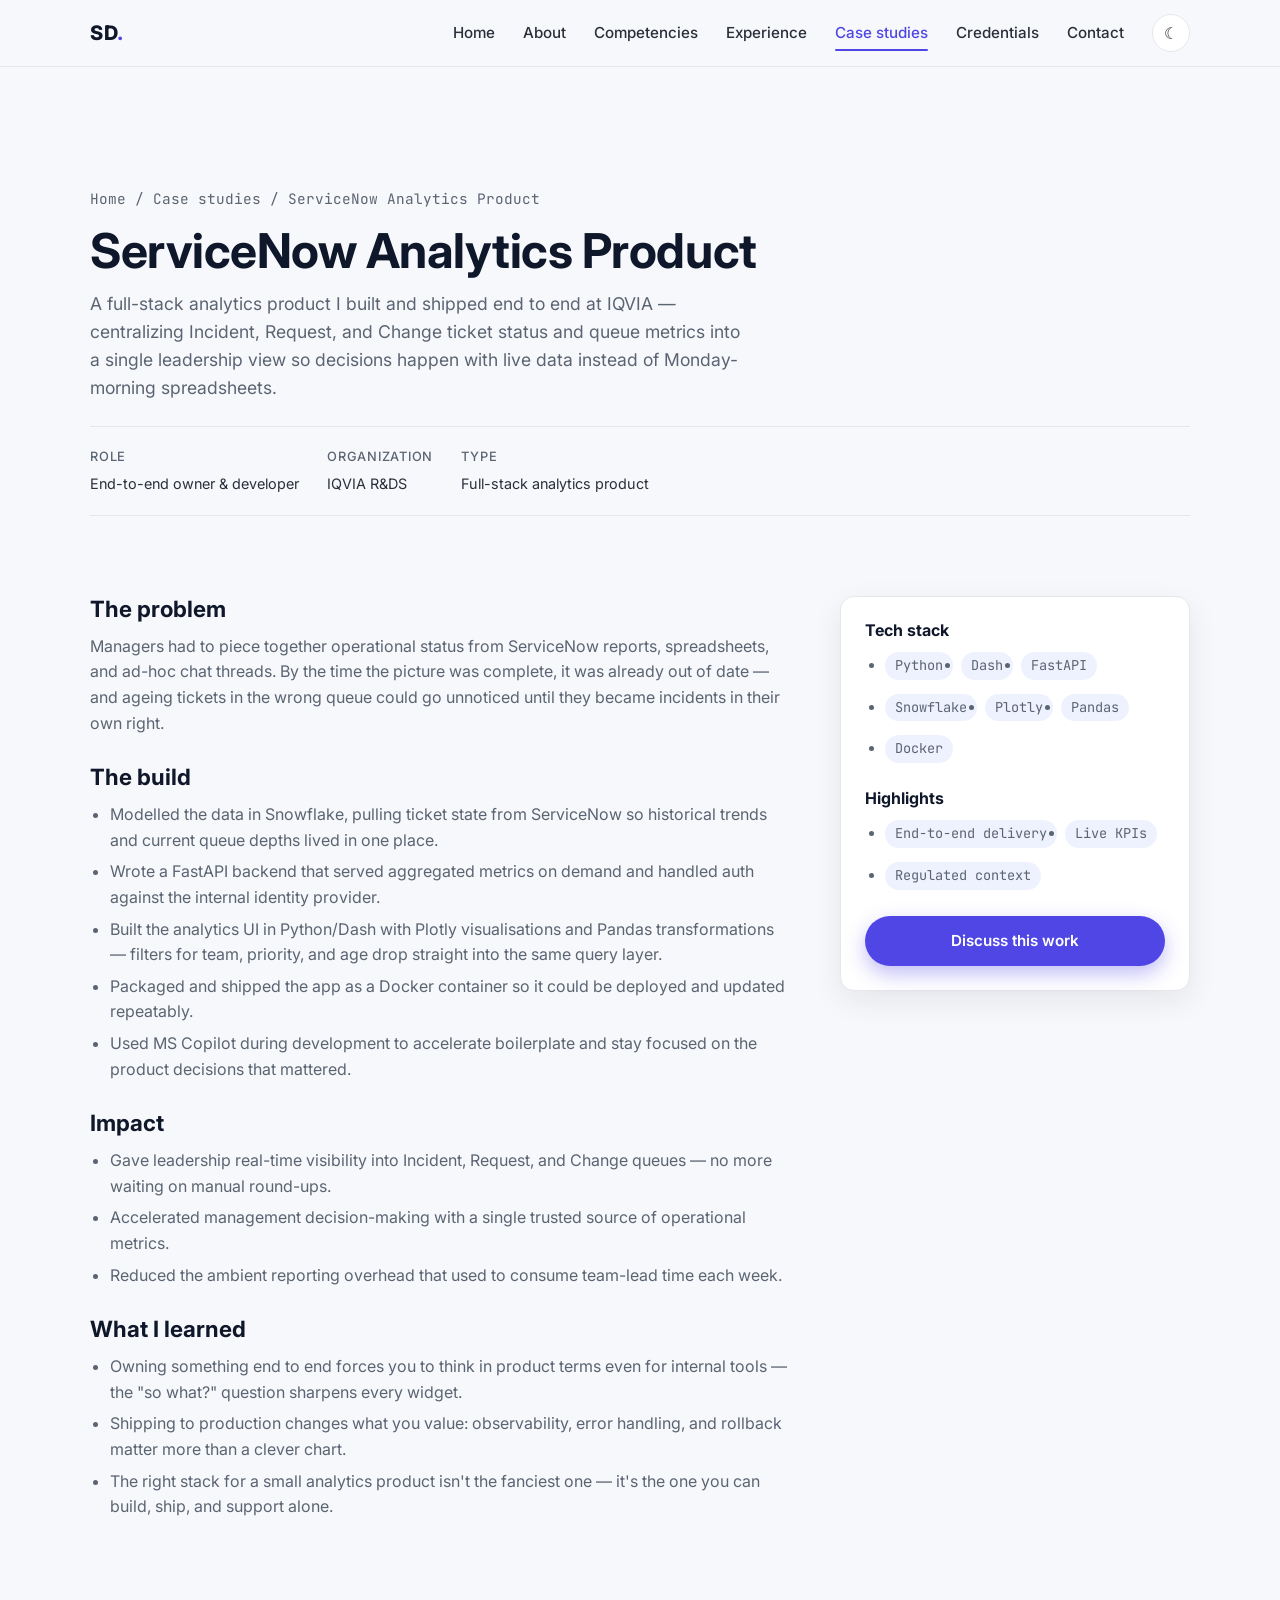
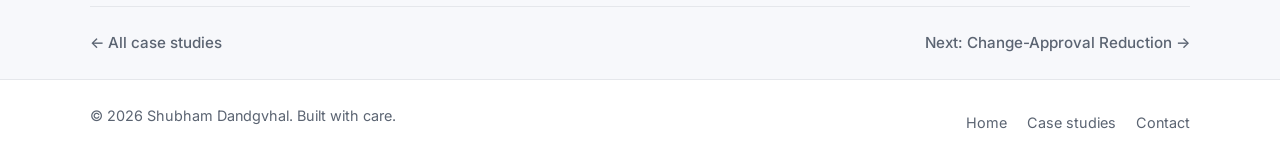
<file: projects/operations-dashboard.html>
<!DOCTYPE html>
<html lang="en">
<head>
  <meta charset="UTF-8" />
  <meta name="viewport" content="width=device-width, initial-scale=1.0" />
  <title>ServiceNow Analytics Product — Shubham Dandgvhal</title>
  <link rel="stylesheet" href="../css/styles.css" />
  <link rel="preconnect" href="https://fonts.googleapis.com" />
  <link rel="preconnect" href="https://fonts.gstatic.com" crossorigin />
  <link href="https://fonts.googleapis.com/css2?family=Inter:wght@400;500;600;700;800&family=JetBrains+Mono:wght@400;500&display=swap" rel="stylesheet" />
</head>
<body>
  <header class="site-header">
    <div class="container nav">
      <a href="../index.html" class="logo">SD<span class="dot">.</span></a>
      <button class="nav-toggle" aria-label="Toggle navigation" aria-expanded="false">
        <span></span><span></span><span></span>
      </button>
      <nav class="nav-links" aria-label="Primary">
        <a href="../index.html">Home</a>
        <a href="../index.html#about">About</a>
        <a href="../index.html#competencies">Competencies</a>
        <a href="../index.html#experience">Experience</a>
        <a href="../index.html#projects" class="active">Case studies</a>
        <a href="../index.html#credentials">Credentials</a>
        <a href="../contact.html">Contact</a>
      </nav>
    </div>
  </header>

  <main>
    <section class="project-hero container">
      <p class="breadcrumb">
        <a href="../index.html">Home</a> /
        <a href="../index.html#projects">Case studies</a> /
        ServiceNow Analytics Product
      </p>
      <h1>ServiceNow Analytics Product</h1>
      <p class="summary">
        A full-stack analytics product I built and shipped end to end at IQVIA
        — centralizing Incident, Request, and Change ticket status and queue
        metrics into a single leadership view so decisions happen with live
        data instead of Monday-morning spreadsheets.
      </p>
      <div class="project-meta">
        <div><strong>Role</strong>End-to-end owner &amp; developer</div>
        <div><strong>Organization</strong>IQVIA R&amp;DS</div>
        <div><strong>Type</strong>Full-stack analytics product</div>
      </div>
    </section>

    <section class="container">
      <div class="project-content">
        <div>
          <h2>The problem</h2>
          <p>
            Managers had to piece together operational status from ServiceNow
            reports, spreadsheets, and ad-hoc chat threads. By the time the
            picture was complete, it was already out of date — and ageing
            tickets in the wrong queue could go unnoticed until they became
            incidents in their own right.
          </p>

          <h2>The build</h2>
          <ul>
            <li>Modelled the data in Snowflake, pulling ticket state from ServiceNow so historical trends and current queue depths lived in one place.</li>
            <li>Wrote a FastAPI backend that served aggregated metrics on demand and handled auth against the internal identity provider.</li>
            <li>Built the analytics UI in Python/Dash with Plotly visualisations and Pandas transformations — filters for team, priority, and age drop straight into the same query layer.</li>
            <li>Packaged and shipped the app as a Docker container so it could be deployed and updated repeatably.</li>
            <li>Used MS Copilot during development to accelerate boilerplate and stay focused on the product decisions that mattered.</li>
          </ul>

          <h2>Impact</h2>
          <ul>
            <li>Gave leadership real-time visibility into Incident, Request, and Change queues — no more waiting on manual round-ups.</li>
            <li>Accelerated management decision-making with a single trusted source of operational metrics.</li>
            <li>Reduced the ambient reporting overhead that used to consume team-lead time each week.</li>
          </ul>

          <h2>What I learned</h2>
          <ul>
            <li>Owning something end to end forces you to think in product terms even for internal tools — the "so what?" question sharpens every widget.</li>
            <li>Shipping to production changes what you value: observability, error handling, and rollback matter more than a clever chart.</li>
            <li>The right stack for a small analytics product isn't the fanciest one — it's the one you can build, ship, and support alone.</li>
          </ul>
        </div>

        <aside class="project-sidebar">
          <h3>Tech stack</h3>
          <ul class="tech-list">
            <li>Python</li><li>Dash</li><li>FastAPI</li>
            <li>Snowflake</li><li>Plotly</li><li>Pandas</li><li>Docker</li>
          </ul>
          <h3>Highlights</h3>
          <ul class="tech-list">
            <li>End-to-end delivery</li><li>Live KPIs</li><li>Regulated context</li>
          </ul>
          <a href="../contact.html" class="btn btn-primary" style="width:100%;text-align:center;">Discuss this work</a>
        </aside>
      </div>

      <div class="project-nav">
        <a href="../index.html#projects">← All case studies</a>
        <a href="change-approval.html">Next: Change-Approval Reduction →</a>
      </div>
    </section>
  </main>

  <footer class="site-footer">
    <div class="container footer-inner">
      <p>&copy; <span id="year"></span> Shubham Dandgvhal. Built with care.</p>
      <ul class="footer-links">
        <li><a href="../index.html">Home</a></li>
        <li><a href="../index.html#projects">Case studies</a></li>
        <li><a href="../contact.html">Contact</a></li>
      </ul>
    </div>
  </footer>

  <script src="../js/script.js"></script>
</body>
</html>
</file>
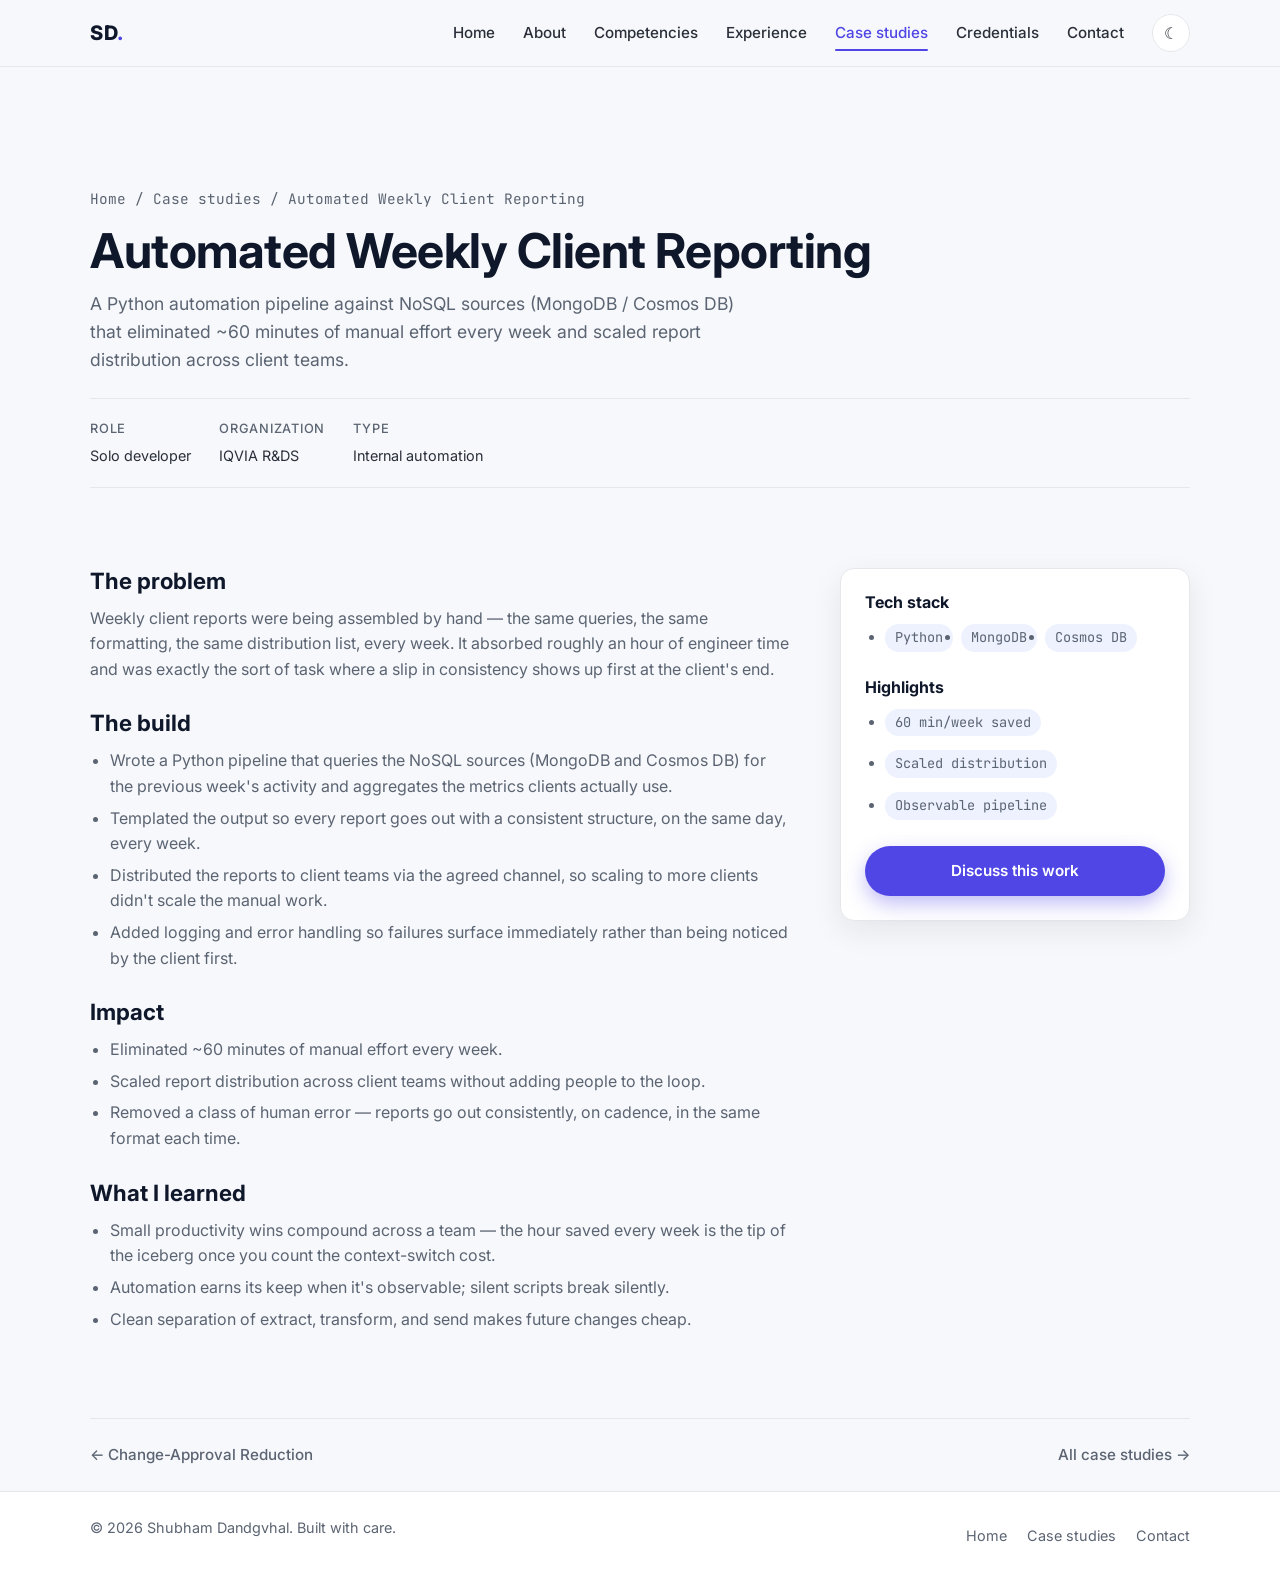
<file: projects/reporting-automation.html>
<!DOCTYPE html>
<html lang="en">
<head>
  <meta charset="UTF-8" />
  <meta name="viewport" content="width=device-width, initial-scale=1.0" />
  <title>Automated Weekly Client Reporting — Shubham Dandgvhal</title>
  <link rel="stylesheet" href="../css/styles.css" />
  <link rel="preconnect" href="https://fonts.googleapis.com" />
  <link rel="preconnect" href="https://fonts.gstatic.com" crossorigin />
  <link href="https://fonts.googleapis.com/css2?family=Inter:wght@400;500;600;700;800&family=JetBrains+Mono:wght@400;500&display=swap" rel="stylesheet" />
</head>
<body>
  <header class="site-header">
    <div class="container nav">
      <a href="../index.html" class="logo">SD<span class="dot">.</span></a>
      <button class="nav-toggle" aria-label="Toggle navigation" aria-expanded="false">
        <span></span><span></span><span></span>
      </button>
      <nav class="nav-links" aria-label="Primary">
        <a href="../index.html">Home</a>
        <a href="../index.html#about">About</a>
        <a href="../index.html#competencies">Competencies</a>
        <a href="../index.html#experience">Experience</a>
        <a href="../index.html#projects" class="active">Case studies</a>
        <a href="../index.html#credentials">Credentials</a>
        <a href="../contact.html">Contact</a>
      </nav>
    </div>
  </header>

  <main>
    <section class="project-hero container">
      <p class="breadcrumb">
        <a href="../index.html">Home</a> /
        <a href="../index.html#projects">Case studies</a> /
        Automated Weekly Client Reporting
      </p>
      <h1>Automated Weekly Client Reporting</h1>
      <p class="summary">
        A Python automation pipeline against NoSQL sources (MongoDB /
        Cosmos DB) that eliminated ~60 minutes of manual effort every week
        and scaled report distribution across client teams.
      </p>
      <div class="project-meta">
        <div><strong>Role</strong>Solo developer</div>
        <div><strong>Organization</strong>IQVIA R&amp;DS</div>
        <div><strong>Type</strong>Internal automation</div>
      </div>
    </section>

    <section class="container">
      <div class="project-content">
        <div>
          <h2>The problem</h2>
          <p>
            Weekly client reports were being assembled by hand — the same
            queries, the same formatting, the same distribution list, every
            week. It absorbed roughly an hour of engineer time and was
            exactly the sort of task where a slip in consistency shows up
            first at the client's end.
          </p>

          <h2>The build</h2>
          <ul>
            <li>Wrote a Python pipeline that queries the NoSQL sources (MongoDB and Cosmos DB) for the previous week's activity and aggregates the metrics clients actually use.</li>
            <li>Templated the output so every report goes out with a consistent structure, on the same day, every week.</li>
            <li>Distributed the reports to client teams via the agreed channel, so scaling to more clients didn't scale the manual work.</li>
            <li>Added logging and error handling so failures surface immediately rather than being noticed by the client first.</li>
          </ul>

          <h2>Impact</h2>
          <ul>
            <li>Eliminated ~60 minutes of manual effort every week.</li>
            <li>Scaled report distribution across client teams without adding people to the loop.</li>
            <li>Removed a class of human error — reports go out consistently, on cadence, in the same format each time.</li>
          </ul>

          <h2>What I learned</h2>
          <ul>
            <li>Small productivity wins compound across a team — the hour saved every week is the tip of the iceberg once you count the context-switch cost.</li>
            <li>Automation earns its keep when it's observable; silent scripts break silently.</li>
            <li>Clean separation of extract, transform, and send makes future changes cheap.</li>
          </ul>
        </div>

        <aside class="project-sidebar">
          <h3>Tech stack</h3>
          <ul class="tech-list">
            <li>Python</li><li>MongoDB</li><li>Cosmos DB</li>
          </ul>
          <h3>Highlights</h3>
          <ul class="tech-list">
            <li>60 min/week saved</li><li>Scaled distribution</li><li>Observable pipeline</li>
          </ul>
          <a href="../contact.html" class="btn btn-primary" style="width:100%;text-align:center;">Discuss this work</a>
        </aside>
      </div>

      <div class="project-nav">
        <a href="change-approval.html">← Change-Approval Reduction</a>
        <a href="../index.html#projects">All case studies →</a>
      </div>
    </section>
  </main>

  <footer class="site-footer">
    <div class="container footer-inner">
      <p>&copy; <span id="year"></span> Shubham Dandgvhal. Built with care.</p>
      <ul class="footer-links">
        <li><a href="../index.html">Home</a></li>
        <li><a href="../index.html#projects">Case studies</a></li>
        <li><a href="../contact.html">Contact</a></li>
      </ul>
    </div>
  </footer>

  <script src="../js/script.js"></script>
</body>
</html>
</file>
<file: css/styles.css>
/* =========================================================
   Portfolio — Shubham Dandgvhal
   A clean, responsive, accessible theme.
   ========================================================= */

/* ---------- Reset & base ---------- */
*, *::before, *::after { box-sizing: border-box; }
html { scroll-behavior: smooth; }
body {
  margin: 0;
  font-family: 'Inter', system-ui, -apple-system, Segoe UI, Roboto, sans-serif;
  color: var(--text);
  background: var(--bg);
  line-height: 1.6;
  -webkit-font-smoothing: antialiased;
  transition: background 0.25s ease, color 0.25s ease;
}
img { max-width: 100%; display: block; }
a { color: var(--accent); text-decoration: none; }
a:hover { text-decoration: underline; }
h1, h2, h3, h4 { line-height: 1.2; margin: 0 0 0.5em; color: var(--heading); }
p { margin: 0 0 1em; }
ul { margin: 0; padding: 0; list-style: none; }

/* ---------- Theme variables ---------- */
:root {
  --bg: #f7f8fb;
  --bg-alt: #ffffff;
  --surface: #ffffff;
  --text: #2a2f3a;
  --muted: #5b6472;
  --heading: #0f172a;
  --border: #e5e7eb;
  --accent: #4f46e5;
  --accent-soft: #eef2ff;
  --accent-strong: #3730a3;
  --shadow: 0 10px 30px rgba(15, 23, 42, 0.08);
  --radius: 14px;
  --radius-sm: 8px;
  --max-width: 1100px;
}
[data-theme="dark"] {
  --bg: #0b0f1a;
  --bg-alt: #111827;
  --surface: #161d2e;
  --text: #d7dce6;
  --muted: #9aa3b2;
  --heading: #f4f6fb;
  --border: #1f2a40;
  --accent: #8b8cff;
  --accent-soft: #1b2240;
  --accent-strong: #c4c5ff;
  --shadow: 0 10px 30px rgba(0, 0, 0, 0.45);
}

/* ---------- Layout ---------- */
.container {
  width: min(var(--max-width), 92%);
  margin-inline: auto;
}
.section { padding: 80px 0; }
.section-alt { background: var(--bg-alt); }
.page-top { padding-top: 120px; }

/* ---------- Header / Nav ---------- */
.site-header {
  position: sticky;
  top: 0;
  z-index: 50;
  background: color-mix(in srgb, var(--bg) 85%, transparent);
  backdrop-filter: blur(12px);
  -webkit-backdrop-filter: blur(12px);
  border-bottom: 1px solid var(--border);
}
.nav {
  display: flex;
  justify-content: space-between;
  align-items: center;
  padding: 14px 0;
  gap: 12px;
}
.logo {
  font-weight: 800;
  font-size: 1.25rem;
  color: var(--heading);
  letter-spacing: 0.5px;
}
.logo:hover { text-decoration: none; }
.logo .dot { color: var(--accent); }
.nav-links {
  display: flex;
  gap: 28px;
  align-items: center;
}
.nav-links a {
  color: var(--text);
  font-weight: 500;
  font-size: 0.95rem;
  position: relative;
}
.nav-links a:hover { color: var(--accent); text-decoration: none; }
.nav-links a.active { color: var(--accent); }
.nav-links a.active::after {
  content: '';
  position: absolute;
  left: 0; right: 0; bottom: -6px;
  height: 2px; background: var(--accent);
  border-radius: 2px;
}
.theme-toggle {
  background: var(--surface);
  border: 1px solid var(--border);
  color: var(--text);
  width: 38px; height: 38px;
  border-radius: 50%;
  cursor: pointer;
  font-size: 1rem;
  display: inline-flex;
  align-items: center;
  justify-content: center;
  transition: transform 0.2s ease, background 0.2s ease;
}
.theme-toggle:hover { transform: rotate(15deg); background: var(--accent-soft); }

.nav-toggle {
  display: none;
  background: transparent;
  border: 0;
  width: 40px; height: 40px;
  cursor: pointer;
  padding: 8px;
}
.nav-toggle span {
  display: block;
  height: 2px;
  background: var(--heading);
  margin: 5px 0;
  border-radius: 2px;
  transition: transform 0.2s ease, opacity 0.2s ease;
}
.nav-toggle[aria-expanded="true"] span:nth-child(1) { transform: translateY(7px) rotate(45deg); }
.nav-toggle[aria-expanded="true"] span:nth-child(2) { opacity: 0; }
.nav-toggle[aria-expanded="true"] span:nth-child(3) { transform: translateY(-7px) rotate(-45deg); }

/* ---------- Buttons ---------- */
.btn {
  display: inline-block;
  padding: 12px 22px;
  border-radius: 999px;
  font-weight: 600;
  font-size: 0.95rem;
  cursor: pointer;
  border: 1px solid transparent;
  transition: transform 0.15s ease, background 0.2s ease, box-shadow 0.2s ease, color 0.2s ease;
}
.btn:hover { text-decoration: none; transform: translateY(-1px); }
.btn-primary {
  background: var(--accent);
  color: #fff;
  box-shadow: 0 8px 20px rgba(79, 70, 229, 0.35);
}
.btn-primary:hover { background: var(--accent-strong); color: #fff; }
.btn-ghost {
  background: transparent;
  color: var(--heading);
  border-color: var(--border);
}
.btn-ghost:hover { background: var(--accent-soft); color: var(--accent-strong); }

/* ---------- Hero ---------- */
.hero { padding: 100px 0 60px; position: relative; overflow: hidden; }
.hero::before {
  content: '';
  position: absolute;
  inset: -50% 40% auto auto;
  width: 500px; height: 500px;
  background: radial-gradient(circle, var(--accent-soft), transparent 60%);
  filter: blur(40px);
  z-index: 0;
}
.hero-grid {
  display: grid;
  grid-template-columns: 1.3fr 1fr;
  gap: 60px;
  align-items: center;
  position: relative;
  z-index: 1;
}
.eyebrow {
  color: var(--accent);
  font-family: 'JetBrains Mono', monospace;
  font-size: 0.9rem;
  margin-bottom: 12px;
}
.hero h1 {
  font-size: clamp(2.4rem, 5vw, 4rem);
  font-weight: 800;
  margin-bottom: 6px;
  letter-spacing: -0.02em;
}
.tagline {
  font-size: clamp(1.4rem, 3vw, 2rem);
  color: var(--muted);
  font-weight: 600;
  margin-bottom: 6px;
}
.role-line {
  color: var(--accent);
  font-family: 'JetBrains Mono', monospace;
  font-size: 0.95rem;
  margin-bottom: 20px;
}
.timeline-context {
  color: var(--muted);
  font-size: 0.9rem;
  font-style: italic;
  margin: -4px 0 10px;
}
.lead {
  font-size: 1.05rem;
  max-width: 52ch;
  color: var(--muted);
  margin-bottom: 28px;
}
.hero-cta {
  display: flex;
  gap: 14px;
  flex-wrap: wrap;
}

.hero-visual {
  position: relative;
  display: flex;
  align-items: center;
  justify-content: center;
  min-height: 380px;
}
.avatar {
  width: 300px;
  height: 300px;
  border-radius: 50%;
  background: linear-gradient(135deg, var(--accent), #8b5cf6 50%, #ec4899);
  display: flex;
  align-items: center;
  justify-content: center;
  color: #fff;
  font-size: 4rem;
  font-weight: 800;
  letter-spacing: 0.1em;
  box-shadow: var(--shadow), 0 0 0 6px var(--bg-alt), 0 0 0 7px var(--border);
  position: relative;
  animation: floaty 6s ease-in-out infinite;
  overflow: hidden;
}
.avatar img {
  width: 100%;
  height: 100%;
  object-fit: cover;
  object-position: center 18%;
  display: block;
}
.avatar .avatar-initials { display: none; }
.avatar.avatar-fallback {
  background: linear-gradient(135deg, var(--accent), #8b5cf6 50%, #ec4899);
}
.avatar.avatar-fallback .avatar-initials {
  position: absolute;
  inset: 0;
  display: flex;
  align-items: center;
  justify-content: center;
}
@keyframes floaty {
  0%, 100% { transform: translateY(0); }
  50% { transform: translateY(-10px); }
}
.floating-tag {
  position: absolute;
  background: var(--surface);
  border: 1px solid var(--border);
  color: var(--heading);
  padding: 8px 14px;
  border-radius: 999px;
  font-family: 'JetBrains Mono', monospace;
  font-size: 0.85rem;
  font-weight: 500;
  box-shadow: var(--shadow);
  animation: floaty 5s ease-in-out infinite;
}
.tag-1 { top: 6%;  left: 0;    animation-delay: 0s; }
.tag-2 { top: 26%; right: 0;   animation-delay: 1.2s; }
.tag-3 { bottom: 22%; left: 0; animation-delay: 0.6s; }
.tag-4 { bottom: 6%;  right: 0; animation-delay: 1.8s; }

/* ---------- Section titles ---------- */
.section-eyebrow {
  color: var(--accent);
  font-family: 'JetBrains Mono', monospace;
  font-size: 0.85rem;
  margin-bottom: 10px;
  text-transform: uppercase;
  letter-spacing: 0.08em;
}
.section-title {
  font-size: clamp(1.8rem, 3vw, 2.4rem);
  font-weight: 800;
  margin-bottom: 16px;
  letter-spacing: -0.01em;
}
.section-sub {
  max-width: 60ch;
  color: var(--muted);
  margin-bottom: 36px;
}

/* ---------- About ---------- */
.about-grid {
  display: grid;
  grid-template-columns: 1.2fr 1fr;
  gap: 50px;
  align-items: start;
}
.about-grid p { color: var(--muted); }
.skills {
  background: var(--surface);
  padding: 28px;
  border-radius: var(--radius);
  border: 1px solid var(--border);
  box-shadow: var(--shadow);
}
.skills h3 { font-size: 1.1rem; margin-bottom: 16px; }
.skill-list {
  display: grid;
  grid-template-columns: 1fr 1fr;
  gap: 10px 20px;
  font-family: 'JetBrains Mono', monospace;
  font-size: 0.9rem;
  color: var(--muted);
}
.skill-list li::before {
  content: '▹ ';
  color: var(--accent);
  margin-right: 6px;
}

/* ---------- Project filter ---------- */
.filter-bar {
  display: flex;
  gap: 10px;
  flex-wrap: wrap;
  margin-bottom: 24px;
}
.filter-btn {
  background: var(--surface);
  border: 1px solid var(--border);
  color: var(--text);
  padding: 8px 16px;
  border-radius: 999px;
  cursor: pointer;
  font-family: inherit;
  font-size: 0.9rem;
  transition: all 0.2s ease;
}
.filter-btn:hover { border-color: var(--accent); color: var(--accent); }
.filter-btn.active {
  background: var(--accent);
  color: #fff;
  border-color: var(--accent);
}

/* ---------- Projects ---------- */
.project-grid {
  display: grid;
  grid-template-columns: repeat(auto-fit, minmax(280px, 1fr));
  gap: 24px;
}
.project-card {
  background: var(--surface);
  border: 1px solid var(--border);
  border-radius: var(--radius);
  overflow: hidden;
  display: flex;
  flex-direction: column;
  transition: transform 0.25s ease, box-shadow 0.25s ease, border-color 0.25s ease;
}
.project-card.hidden { display: none; }
.project-card:hover {
  transform: translateY(-6px);
  box-shadow: var(--shadow);
  border-color: color-mix(in srgb, var(--accent) 40%, var(--border));
}
.project-thumb {
  height: 170px;
  display: flex;
  align-items: center;
  justify-content: center;
  color: #fff;
  font-family: 'JetBrains Mono', monospace;
  font-size: 3rem;
  font-weight: 700;
  letter-spacing: 0.05em;
  position: relative;
  overflow: hidden;
}
.project-thumb::after {
  content: '';
  position: absolute;
  inset: 0;
  background: linear-gradient(135deg, rgba(255,255,255,0.15), transparent 60%);
}
.project-thumb span { position: relative; z-index: 1; }
.thumb-1 { background: linear-gradient(135deg, #4f46e5, #7c3aed); }
.thumb-2 { background: linear-gradient(135deg, #ec4899, #f97316); }
.thumb-3 { background: linear-gradient(135deg, #0ea5e9, #14b8a6); }
.thumb-4 { background: linear-gradient(135deg, #22c55e, #06b6d4); }
.project-body { padding: 22px; display: flex; flex-direction: column; flex: 1; }
.project-body h3 { font-size: 1.2rem; margin-bottom: 8px; }
.project-body p { color: var(--muted); font-size: 0.95rem; }
.tech-list {
  display: flex;
  flex-wrap: wrap;
  gap: 8px;
  margin: 8px 0 16px;
  font-family: 'JetBrains Mono', monospace;
  font-size: 0.78rem;
  color: var(--muted);
}
.tech-list li {
  background: var(--accent-soft);
  color: var(--accent-strong);
  padding: 3px 10px;
  border-radius: 999px;
}
.card-link {
  margin-top: auto;
  font-weight: 600;
  font-size: 0.95rem;
  color: var(--accent);
}
.card-link:hover { text-decoration: none; color: var(--accent-strong); }

/* ---------- CTA band ---------- */
.cta-band {
  background: linear-gradient(135deg, var(--accent), #8b5cf6);
  color: #fff;
  padding: 60px 0;
  margin-top: 40px;
}
.cta-band h2 { color: #fff; margin-bottom: 6px; }
.cta-band p { color: rgba(255,255,255,0.9); margin: 0; }
.cta-inner {
  display: flex;
  justify-content: space-between;
  align-items: center;
  gap: 24px;
  flex-wrap: wrap;
}
.cta-band .btn-primary {
  background: #fff;
  color: var(--accent-strong);
  box-shadow: 0 8px 20px rgba(0,0,0,0.18);
}
.cta-band .btn-primary:hover { background: #f5f3ff; color: var(--accent-strong); }

/* ---------- Footer ---------- */
.site-footer {
  border-top: 1px solid var(--border);
  padding: 24px 0;
  background: var(--bg-alt);
}
.footer-inner {
  display: flex;
  justify-content: space-between;
  align-items: center;
  gap: 12px;
  flex-wrap: wrap;
  font-size: 0.9rem;
  color: var(--muted);
}
.footer-links { display: flex; gap: 20px; }
.footer-links a { color: var(--muted); }
.footer-links a:hover { color: var(--accent); }

/* ---------- Contact page ---------- */
.contact-grid {
  display: grid;
  grid-template-columns: repeat(auto-fit, minmax(200px, 1fr));
  gap: 18px;
  margin: 30px 0 50px;
}
.contact-card {
  background: var(--surface);
  border: 1px solid var(--border);
  border-radius: var(--radius);
  padding: 24px;
  color: var(--text);
  transition: transform 0.2s ease, border-color 0.2s ease, box-shadow 0.2s ease;
  display: block;
}
.contact-card:hover {
  transform: translateY(-4px);
  text-decoration: none;
  border-color: var(--accent);
  box-shadow: var(--shadow);
}
.contact-card h3 { font-size: 1.05rem; margin-bottom: 4px; }
.contact-card p { color: var(--muted); font-size: 0.9rem; margin: 0; }
.contact-icon {
  width: 44px; height: 44px;
  border-radius: 12px;
  background: var(--accent-soft);
  color: var(--accent-strong);
  font-weight: 800;
  font-family: 'JetBrains Mono', monospace;
  display: inline-flex;
  align-items: center;
  justify-content: center;
  margin-bottom: 14px;
}

.contact-form-wrap {
  background: var(--surface);
  border: 1px solid var(--border);
  border-radius: var(--radius);
  padding: 32px;
  max-width: 640px;
  box-shadow: var(--shadow);
}
.contact-form-wrap h2 { margin-bottom: 4px; }
.contact-form-wrap .muted { color: var(--muted); font-size: 0.9rem; margin-bottom: 20px; }
.contact-form label {
  display: block;
  font-size: 0.9rem;
  font-weight: 500;
  color: var(--heading);
  margin-bottom: 14px;
}
.contact-form input,
.contact-form textarea {
  width: 100%;
  margin-top: 6px;
  padding: 11px 14px;
  background: var(--bg);
  border: 1px solid var(--border);
  border-radius: var(--radius-sm);
  font: inherit;
  color: var(--text);
  transition: border-color 0.15s ease, box-shadow 0.15s ease;
}
.contact-form input:focus,
.contact-form textarea:focus {
  outline: none;
  border-color: var(--accent);
  box-shadow: 0 0 0 3px var(--accent-soft);
}
.contact-form textarea { resize: vertical; min-height: 120px; }
.form-row { display: grid; grid-template-columns: 1fr 1fr; gap: 16px; }
.form-status {
  margin-top: 14px;
  font-size: 0.95rem;
  color: #16a34a;
  min-height: 1.2em;
}
.form-status.error { color: #dc2626; }

/* ---------- Project detail ---------- */
.project-hero {
  padding: 120px 0 40px;
}
.breadcrumb {
  font-size: 0.9rem;
  color: var(--muted);
  margin-bottom: 12px;
  font-family: 'JetBrains Mono', monospace;
}
.breadcrumb a { color: var(--muted); }
.breadcrumb a:hover { color: var(--accent); text-decoration: none; }
.project-hero h1 {
  font-size: clamp(2rem, 4vw, 3rem);
  letter-spacing: -0.01em;
  margin-bottom: 10px;
}
.project-hero .summary {
  font-size: 1.1rem;
  color: var(--muted);
  max-width: 60ch;
  margin-bottom: 24px;
}
.project-meta {
  display: flex;
  flex-wrap: wrap;
  gap: 28px;
  padding: 20px 0;
  border-top: 1px solid var(--border);
  border-bottom: 1px solid var(--border);
  margin-bottom: 40px;
  font-size: 0.9rem;
}
.project-meta strong {
  display: block;
  color: var(--muted);
  font-weight: 500;
  font-size: 0.8rem;
  text-transform: uppercase;
  letter-spacing: 0.06em;
  margin-bottom: 4px;
}
.project-content {
  display: grid;
  grid-template-columns: 2fr 1fr;
  gap: 50px;
  padding-bottom: 80px;
}
.project-content h2 {
  font-size: 1.4rem;
  margin-top: 28px;
}
.project-content h2:first-child { margin-top: 0; }
.project-content p, .project-content li { color: var(--muted); }
.project-content ul {
  list-style: disc;
  padding-left: 20px;
}
.project-content li { margin-bottom: 6px; }
.project-sidebar {
  background: var(--surface);
  border: 1px solid var(--border);
  border-radius: var(--radius);
  padding: 24px;
  box-shadow: var(--shadow);
  height: fit-content;
  position: sticky;
  top: 90px;
}
.project-sidebar h3 { font-size: 1rem; margin-bottom: 12px; }
.project-sidebar .tech-list { margin-bottom: 20px; font-size: 0.85rem; }
.project-nav {
  display: flex;
  justify-content: space-between;
  gap: 12px;
  padding: 24px 0;
  border-top: 1px solid var(--border);
  font-size: 0.95rem;
}
.project-nav a { color: var(--muted); font-weight: 500; }
.project-nav a:hover { color: var(--accent); text-decoration: none; }

/* ---------- Responsive ---------- */
@media (max-width: 820px) {
  .hero { padding: 70px 0 40px; }
  .hero-grid { grid-template-columns: 1fr; gap: 40px; }
  .hero-visual { order: -1; min-height: 320px; }
  .avatar { width: 220px; height: 220px; font-size: 3rem; }
  .tag-1, .tag-3 { left: 2%; }
  .tag-2, .tag-4 { right: 2%; }
  .about-grid, .project-content { grid-template-columns: 1fr; gap: 30px; }
  .project-sidebar { position: static; }
  .form-row { grid-template-columns: 1fr; }
  .section { padding: 60px 0; }

  .nav-toggle { display: inline-block; }
  .nav-links {
    position: absolute;
    top: 100%;
    left: 0; right: 0;
    background: var(--surface);
    border-bottom: 1px solid var(--border);
    flex-direction: column;
    gap: 0;
    padding: 10px 0;
    max-height: 0;
    overflow: hidden;
    transition: max-height 0.25s ease;
  }
  .nav-links.open { max-height: 400px; }
  .nav-links a {
    padding: 12px 6%;
    width: 100%;
  }
  .nav-links a.active::after { display: none; }
  .footer-inner { text-align: center; }
}

/* ---------- Hero stats ---------- */
.hero-stats {
  display: grid;
  grid-template-columns: repeat(4, 1fr);
  gap: 18px;
  margin-top: 36px;
  padding-top: 28px;
  border-top: 1px solid var(--border);
}
.hero-stats li {
  display: flex;
  flex-direction: column;
  gap: 2px;
}
.hero-stats strong {
  font-size: 1.6rem;
  font-weight: 800;
  color: var(--heading);
  letter-spacing: -0.02em;
  line-height: 1.1;
}
.hero-stats span {
  font-size: 0.8rem;
  color: var(--muted);
  font-family: 'JetBrains Mono', monospace;
}

/* ---------- Experience timeline ---------- */
.timeline {
  position: relative;
  padding: 10px 0 0 0;
  margin: 0;
  list-style: none;
}
.timeline::before {
  content: '';
  position: absolute;
  top: 0;
  bottom: 0;
  left: 11px;
  width: 2px;
  background: var(--border);
}
.timeline-item {
  position: relative;
  padding: 0 0 28px 44px;
}
.timeline-item:last-child { padding-bottom: 0; }
.timeline-dot {
  position: absolute;
  top: 6px;
  left: 4px;
  width: 16px;
  height: 16px;
  background: var(--accent);
  border: 3px solid var(--bg-alt);
  border-radius: 50%;
  box-shadow: 0 0 0 4px var(--accent-soft);
}
.timeline-content {
  background: var(--surface);
  border: 1px solid var(--border);
  border-radius: var(--radius);
  padding: 22px 24px;
  box-shadow: var(--shadow);
  transition: transform 0.2s ease, border-color 0.2s ease;
}
.timeline-content:hover {
  transform: translateY(-2px);
  border-color: color-mix(in srgb, var(--accent) 40%, var(--border));
}
.timeline-head {
  display: flex;
  justify-content: space-between;
  gap: 12px;
  flex-wrap: wrap;
  align-items: baseline;
  margin-bottom: 2px;
}
.timeline-head h3 {
  font-size: 1.1rem;
  margin: 0;
}
.timeline-date {
  font-family: 'JetBrains Mono', monospace;
  font-size: 0.8rem;
  color: var(--muted);
}
.timeline-org {
  color: var(--accent);
  font-weight: 500;
  font-size: 0.95rem;
  margin: 0 0 10px;
}
.timeline-content ul {
  list-style: disc;
  padding-left: 20px;
  color: var(--muted);
  font-size: 0.95rem;
}
.timeline-content li { margin-bottom: 6px; }

/* ---------- Credentials grid ---------- */
.cred-grid {
  display: grid;
  grid-template-columns: repeat(auto-fit, minmax(260px, 1fr));
  gap: 20px;
  margin-top: 12px;
}
.cred-card {
  background: var(--surface);
  border: 1px solid var(--border);
  border-radius: var(--radius);
  padding: 24px;
  box-shadow: var(--shadow);
}
.cred-card h3 {
  font-size: 1rem;
  margin-bottom: 14px;
  padding-bottom: 10px;
  border-bottom: 1px solid var(--border);
  color: var(--accent);
  font-family: 'JetBrains Mono', monospace;
  text-transform: uppercase;
  letter-spacing: 0.08em;
}
.cred-list li {
  padding: 10px 0;
  border-bottom: 1px dashed var(--border);
  font-size: 0.95rem;
}
.cred-list li:last-child { border-bottom: 0; }
.cred-list strong {
  display: block;
  color: var(--heading);
  font-weight: 600;
}
.cred-list span {
  display: block;
  color: var(--muted);
  font-size: 0.88rem;
  margin-top: 2px;
}
.cred-list em {
  display: block;
  color: var(--muted);
  font-size: 0.8rem;
  font-style: normal;
  font-family: 'JetBrains Mono', monospace;
  margin-top: 2px;
}

/* ---------- Contact extras ---------- */
.contact-extras {
  display: grid;
  grid-template-columns: repeat(auto-fit, minmax(220px, 1fr));
  gap: 16px;
  margin-bottom: 40px;
}
.extras-card {
  background: var(--accent-soft);
  border: 1px solid var(--border);
  border-radius: var(--radius);
  padding: 20px;
}
.extras-card h3 {
  font-size: 0.85rem;
  text-transform: uppercase;
  letter-spacing: 0.08em;
  color: var(--accent-strong);
  font-family: 'JetBrains Mono', monospace;
  margin-bottom: 6px;
}
.extras-card p {
  color: var(--heading);
  margin: 0;
  font-size: 0.95rem;
  font-weight: 500;
}

/* ---------- Responsive: stats + timeline ---------- */
@media (max-width: 820px) {
  .hero-stats { grid-template-columns: repeat(2, 1fr); }
  .timeline::before { left: 9px; }
  .timeline-item { padding-left: 36px; }
  .timeline-dot { left: 2px; width: 14px; height: 14px; }
}

/* ---------- Reduced motion ---------- */
@media (prefers-reduced-motion: reduce) {
  *, *::before, *::after {
    animation-duration: 0.01ms !important;
    transition-duration: 0.01ms !important;
    scroll-behavior: auto !important;
  }
}
</file>
